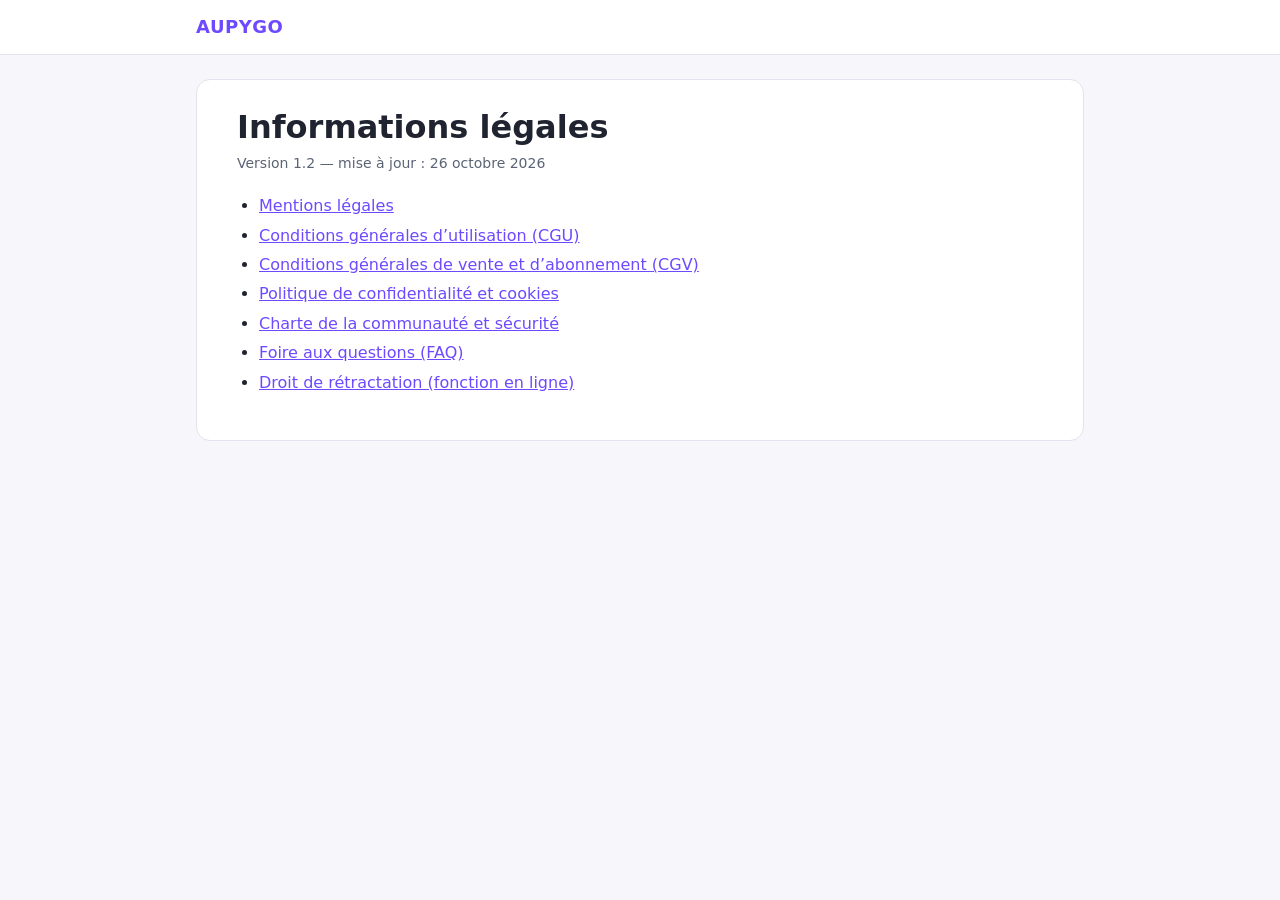
<file: legal/index.html>
<!DOCTYPE html>
<html lang="fr"><head><meta charset="UTF-8"><meta name="viewport" content="width=device-width, initial-scale=1">
<title>Informations légales — AUPYGO</title><link rel="icon" href="../favicon.svg" type="image/svg+xml"><link rel="stylesheet" href="legal.css">
<script>try{var th=localStorage.getItem('aupygo_theme');if(th==='dark'||th==='light')document.documentElement.setAttribute('data-theme',th);}catch(e){}</script></head>
<body>
<div id="draft-banner" hidden><b>0</b> champ(s) « À COMPLÉTER » : brouillon tant que <code>legal/legal-config.js</code> n’est pas rempli.</div>
<header class="top"><div class="top-in"><a class="brand" href="../index.html">AUPYGO</a></div></header>
<main><article class="doc">
<h1>Informations légales</h1>
<p class="meta">Version <span data-v="version"></span> — mise à jour : <span data-v="date_maj"></span></p>
<ul>
<li><a href="mentions-legales.html">Mentions légales</a></li>
<li><a href="cgu.html">Conditions générales d’utilisation (CGU)</a></li>
<li><a href="cgv.html">Conditions générales de vente et d’abonnement (CGV)</a></li>
<li><a href="confidentialite.html">Politique de confidentialité et cookies</a></li>
<li><a href="charte-communaute.html">Charte de la communauté et sécurité</a></li>
<li><a href="faq.html">Foire aux questions (FAQ)</a></li>
<li><a href="retractation.html">Droit de rétractation (fonction en ligne)</a></li>
</ul>
</article></main>
<script src="legal-config.js"></script><script src="legal.js"></script>
</body></html>
</file>
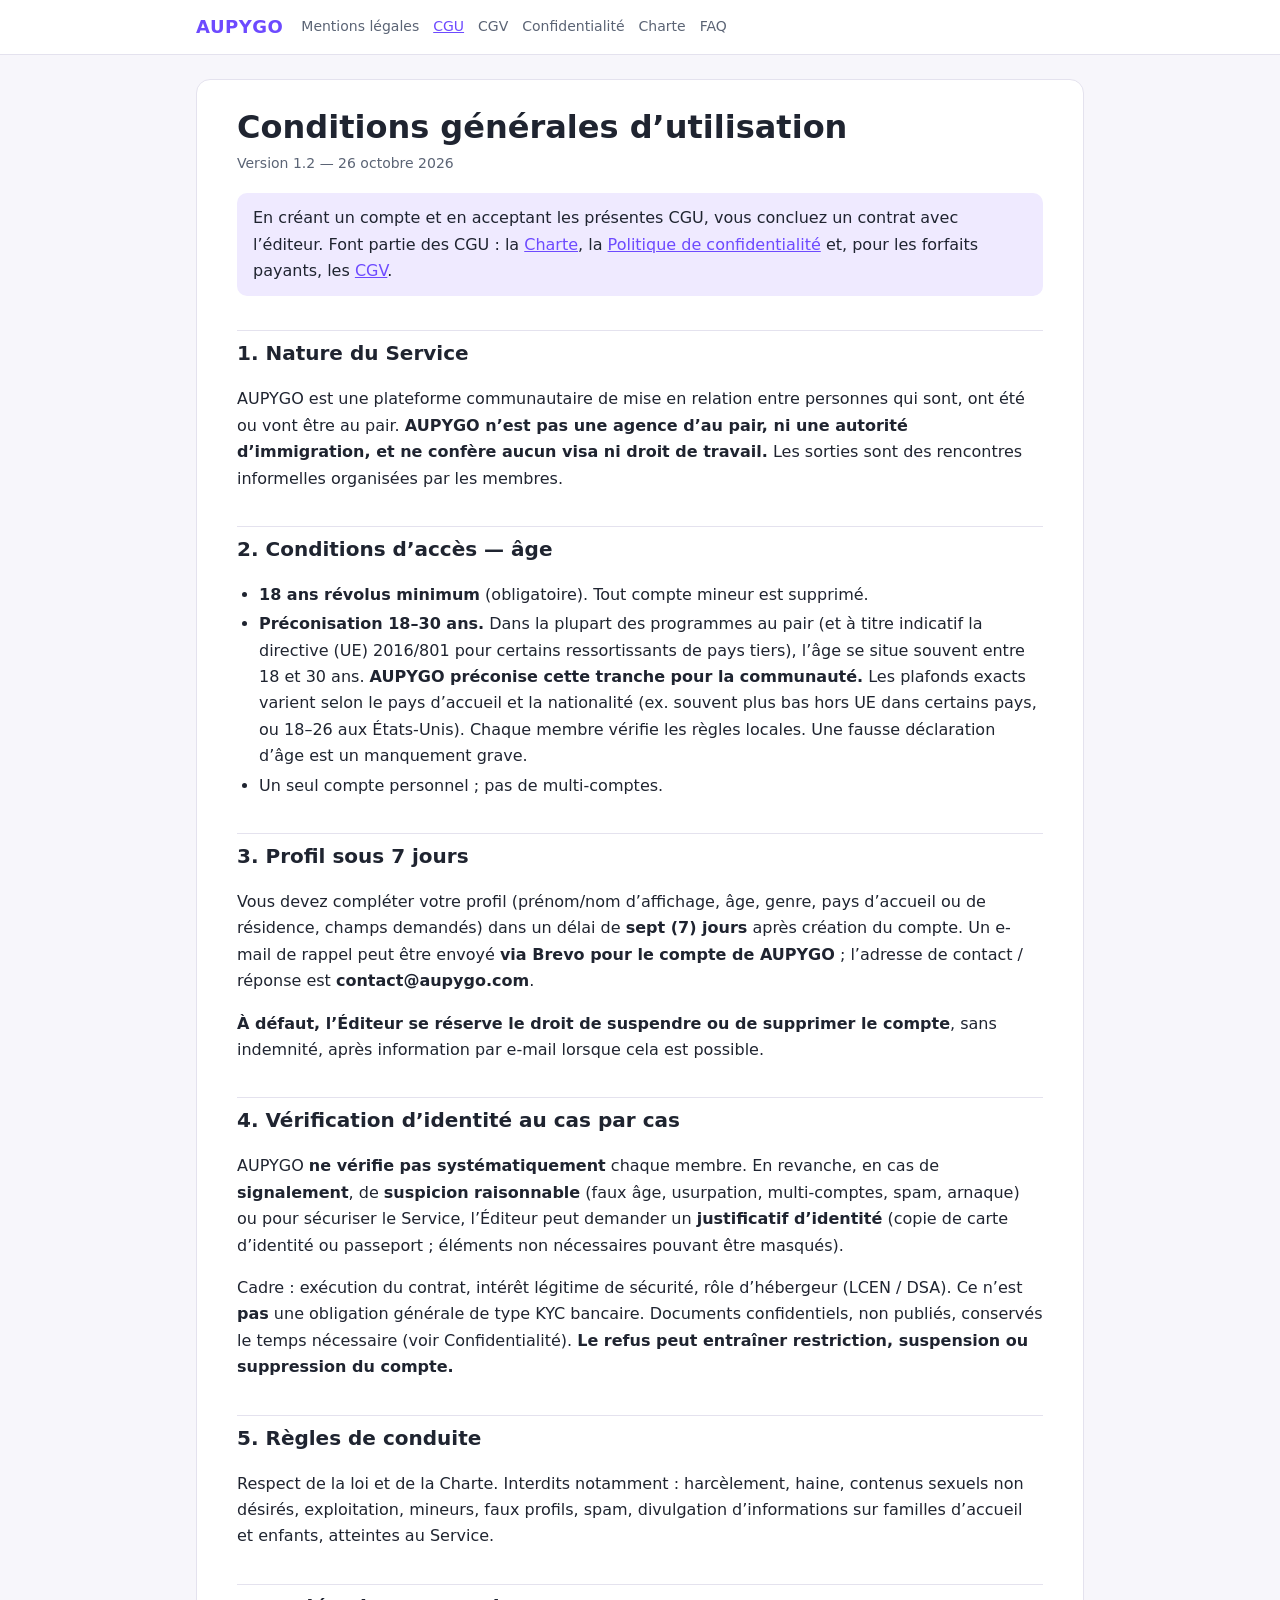
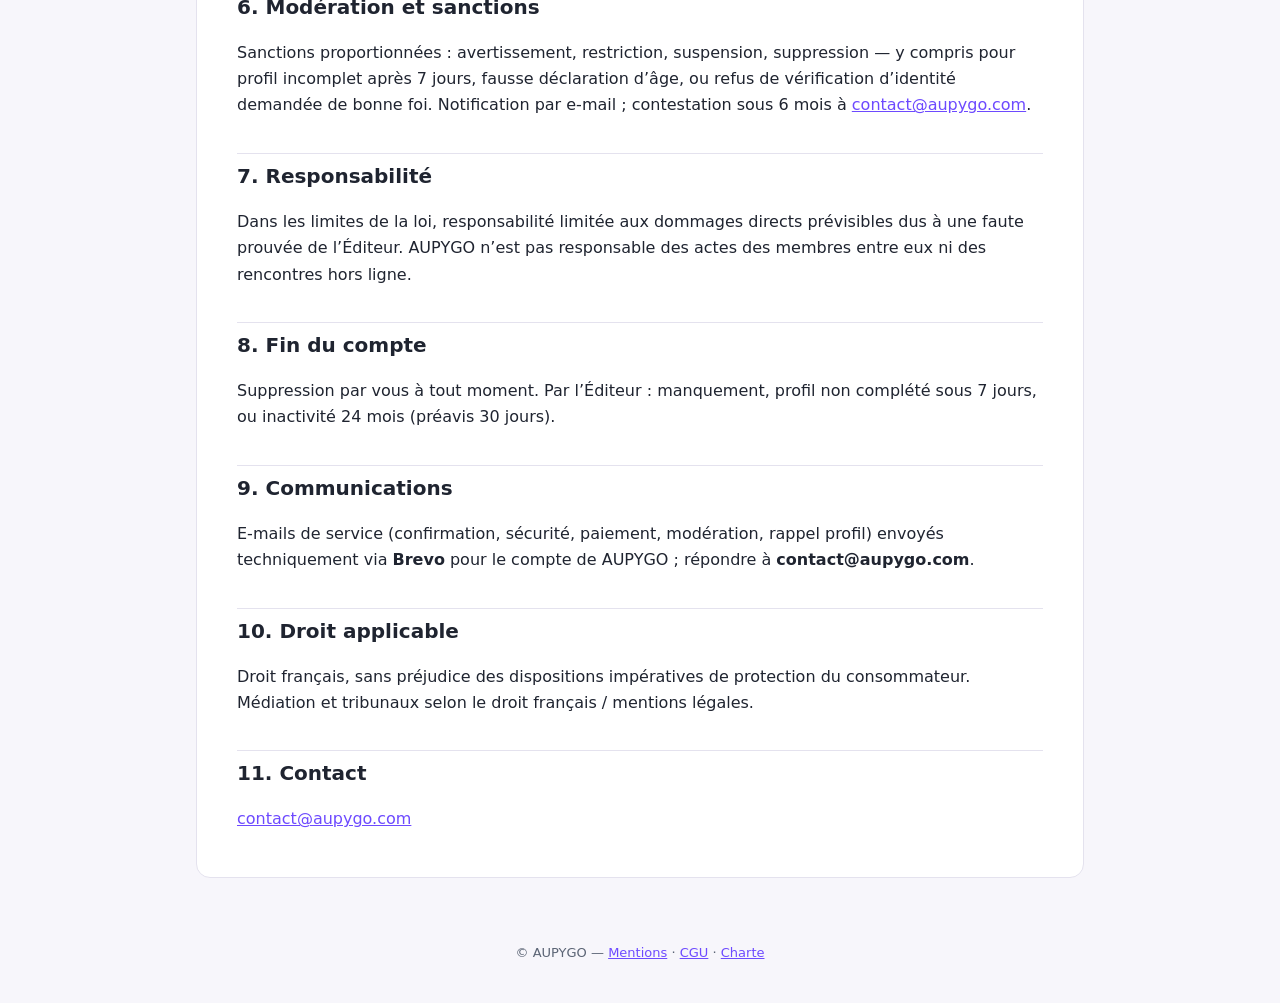
<file: legal/cgu.html>
<!DOCTYPE html>
<html lang="fr">
<head>
<meta charset="UTF-8">
<meta name="viewport" content="width=device-width, initial-scale=1">
<title>Conditions générales d’utilisation — AUPYGO</title>
<link rel="icon" href="../favicon.svg" type="image/svg+xml">
<link rel="stylesheet" href="legal.css">
<script>
try { var th = localStorage.getItem('aupygo_theme'); if (th === 'dark' || th === 'light') document.documentElement.setAttribute('data-theme', th); } catch (e) {}
</script>
</head>
<body>
<header class="top"><div class="top-in">
  <a class="brand" href="../index.html">AUPYGO</a>
  <nav><a href="mentions-legales.html">Mentions légales</a> <a href="cgu.html" aria-current="page">CGU</a> <a href="cgv.html">CGV</a> <a href="confidentialite.html">Confidentialité</a> <a href="charte-communaute.html">Charte</a> <a href="faq.html">FAQ</a></nav>
</div></header>
<main>
<article class="doc">
<h1>Conditions générales d’utilisation</h1>
<p class="meta">Version <span data-v="version"></span> — <span data-v="date_maj"></span></p>

<p class="lead">En créant un compte et en acceptant les présentes CGU, vous concluez un contrat avec l’éditeur. Font partie des CGU : la <a href="charte-communaute.html">Charte</a>, la <a href="confidentialite.html">Politique de confidentialité</a> et, pour les forfaits payants, les <a href="cgv.html">CGV</a>.</p>

<h2 id="nature">1. Nature du Service</h2>
<p>AUPYGO est une plateforme communautaire de mise en relation entre personnes qui sont, ont été ou vont être au pair. <strong>AUPYGO n’est pas une agence d’au pair, ni une autorité d’immigration, et ne confère aucun visa ni droit de travail.</strong> Les sorties sont des rencontres informelles organisées par les membres.</p>

<h2 id="acces">2. Conditions d’accès — âge</h2>
<ul>
<li><strong>18 ans révolus minimum</strong> (obligatoire). Tout compte mineur est supprimé.</li>
<li><strong>Préconisation 18–30 ans.</strong> Dans la plupart des programmes au pair (et à titre indicatif la directive (UE) 2016/801 pour certains ressortissants de pays tiers), l’âge se situe souvent entre 18 et 30 ans. <strong>AUPYGO préconise cette tranche pour la communauté.</strong> Les plafonds exacts varient selon le pays d’accueil et la nationalité (ex. souvent plus bas hors UE dans certains pays, ou 18–26 aux États-Unis). Chaque membre vérifie les règles locales. Une fausse déclaration d’âge est un manquement grave.</li>
<li>Un seul compte personnel ; pas de multi-comptes.</li>
</ul>

<h2 id="profil">3. Profil sous 7 jours</h2>
<p>Vous devez compléter votre profil (prénom/nom d’affichage, âge, genre, pays d’accueil ou de résidence, champs demandés) dans un délai de <strong>sept (7) jours</strong> après création du compte. Un e-mail de rappel peut être envoyé <strong>via Brevo pour le compte de AUPYGO</strong> ; l’adresse de contact / réponse est <strong>contact@aupygo.com</strong>.</p>
<p><strong>À défaut, l’Éditeur se réserve le droit de suspendre ou de supprimer le compte</strong>, sans indemnité, après information par e-mail lorsque cela est possible.</p>

<h2 id="identite">4. Vérification d’identité au cas par cas</h2>
<p>AUPYGO <strong>ne vérifie pas systématiquement</strong> chaque membre. En revanche, en cas de <strong>signalement</strong>, de <strong>suspicion raisonnable</strong> (faux âge, usurpation, multi-comptes, spam, arnaque) ou pour sécuriser le Service, l’Éditeur peut demander un <strong>justificatif d’identité</strong> (copie de carte d’identité ou passeport ; éléments non nécessaires pouvant être masqués).</p>
<p>Cadre : exécution du contrat, intérêt légitime de sécurité, rôle d’hébergeur (LCEN / DSA). Ce n’est <strong>pas</strong> une obligation générale de type KYC bancaire. Documents confidentiels, non publiés, conservés le temps nécessaire (voir Confidentialité). <strong>Le refus peut entraîner restriction, suspension ou suppression du compte.</strong></p>

<h2 id="conduite">5. Règles de conduite</h2>
<p>Respect de la loi et de la Charte. Interdits notamment : harcèlement, haine, contenus sexuels non désirés, exploitation, mineurs, faux profils, spam, divulgation d’informations sur familles d’accueil et enfants, atteintes au Service.</p>

<h2 id="moderation">6. Modération et sanctions</h2>
<p>Sanctions proportionnées : avertissement, restriction, suspension, suppression — y compris pour profil incomplet après 7 jours, fausse déclaration d’âge, ou refus de vérification d’identité demandée de bonne foi. Notification par e-mail ; contestation sous 6 mois à <a data-v="contact_email" data-mailto></a>.</p>

<h2 id="responsabilite">7. Responsabilité</h2>
<p>Dans les limites de la loi, responsabilité limitée aux dommages directs prévisibles dus à une faute prouvée de l’Éditeur. AUPYGO n’est pas responsable des actes des membres entre eux ni des rencontres hors ligne.</p>

<h2 id="fin">8. Fin du compte</h2>
<p>Suppression par vous à tout moment. Par l’Éditeur : manquement, profil non complété sous 7 jours, ou inactivité 24 mois (préavis 30 jours).</p>

<h2 id="communications">9. Communications</h2>
<p>E-mails de service (confirmation, sécurité, paiement, modération, rappel profil) envoyés techniquement via <strong>Brevo</strong> pour le compte de AUPYGO ; répondre à <strong>contact@aupygo.com</strong>.</p>

<h2 id="litiges">10. Droit applicable</h2>
<p>Droit français, sans préjudice des dispositions impératives de protection du consommateur. Médiation et tribunaux selon <span data-v="droit_applicable"></span> / mentions légales.</p>

<h2 id="contact">11. Contact</h2>
<p><a data-v="contact_email" data-mailto></a></p>

</article>
</main>
<footer class="legal-foot">© AUPYGO — <a href="mentions-legales.html">Mentions</a> · <a href="cgu.html">CGU</a> · <a href="charte-communaute.html">Charte</a></footer>
<script src="legal-config.js"></script>
<script src="legal.js"></script>
</body>
</html>
</file>
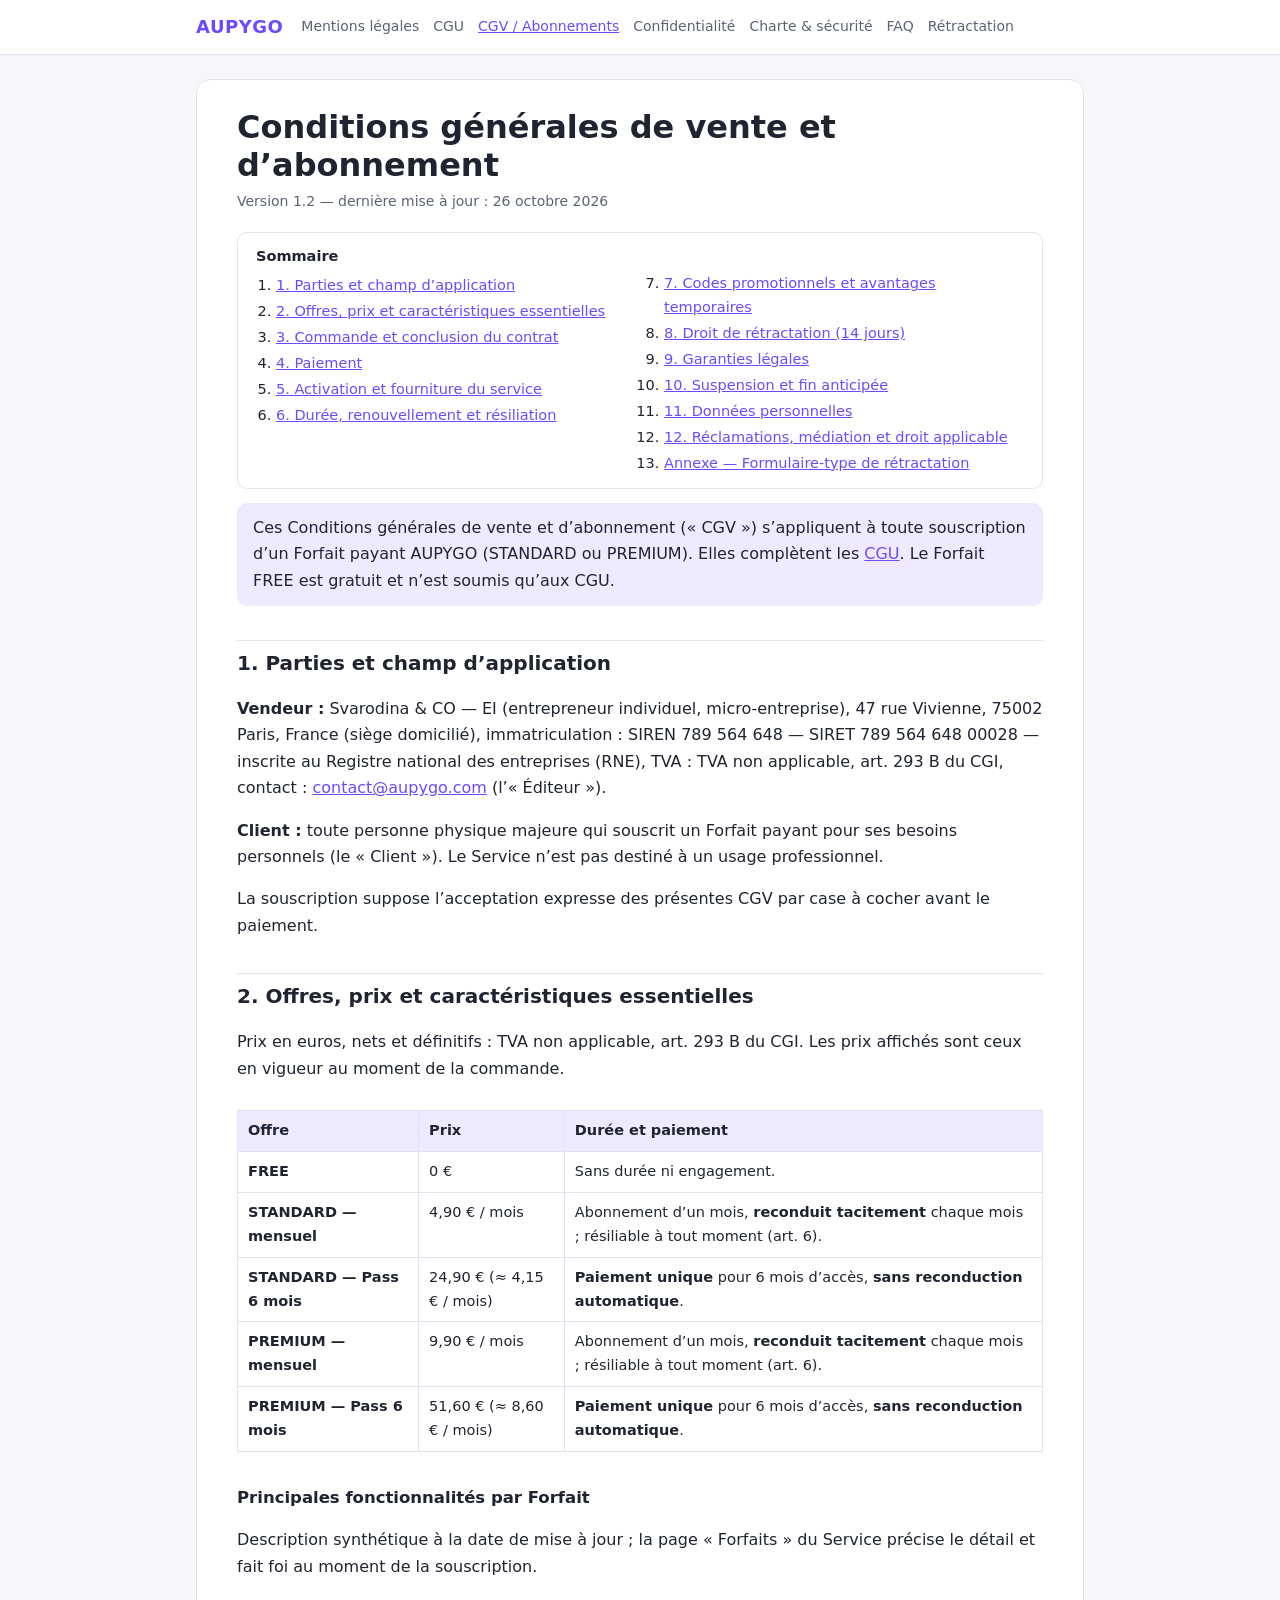
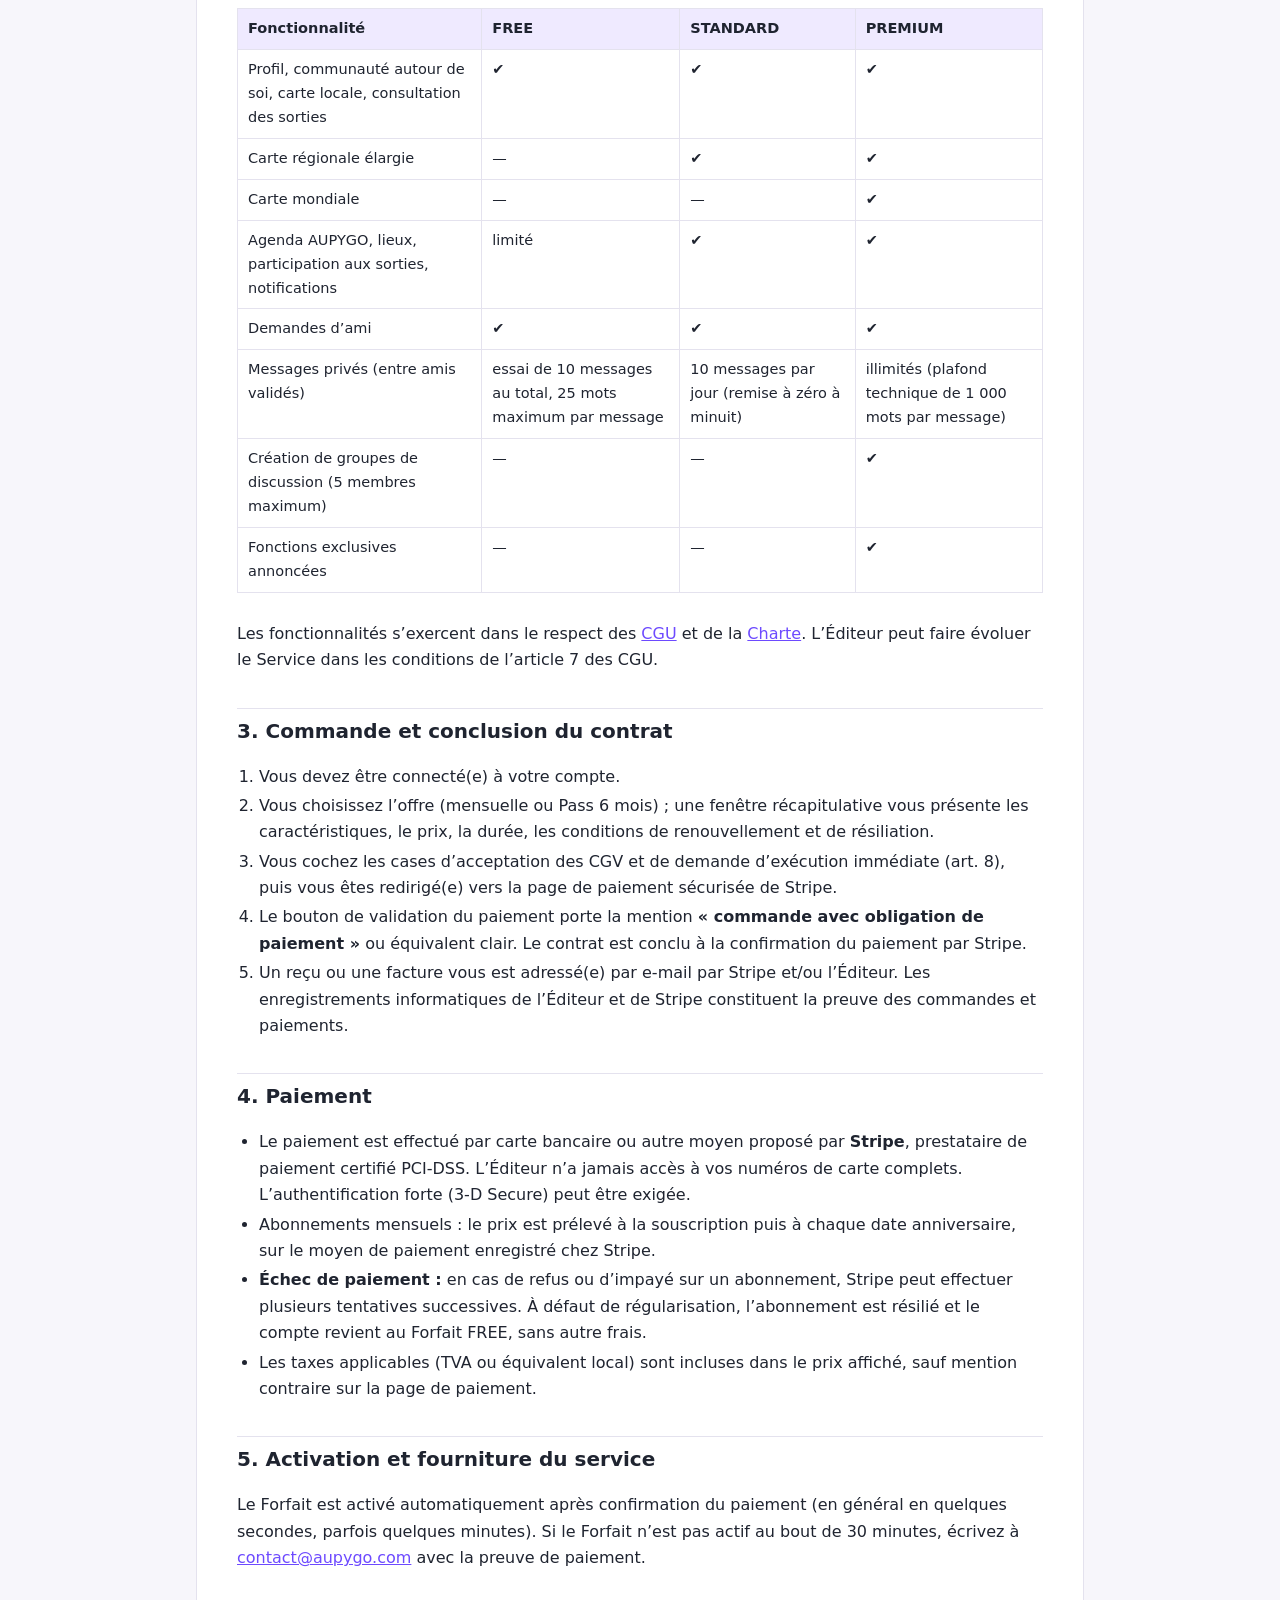
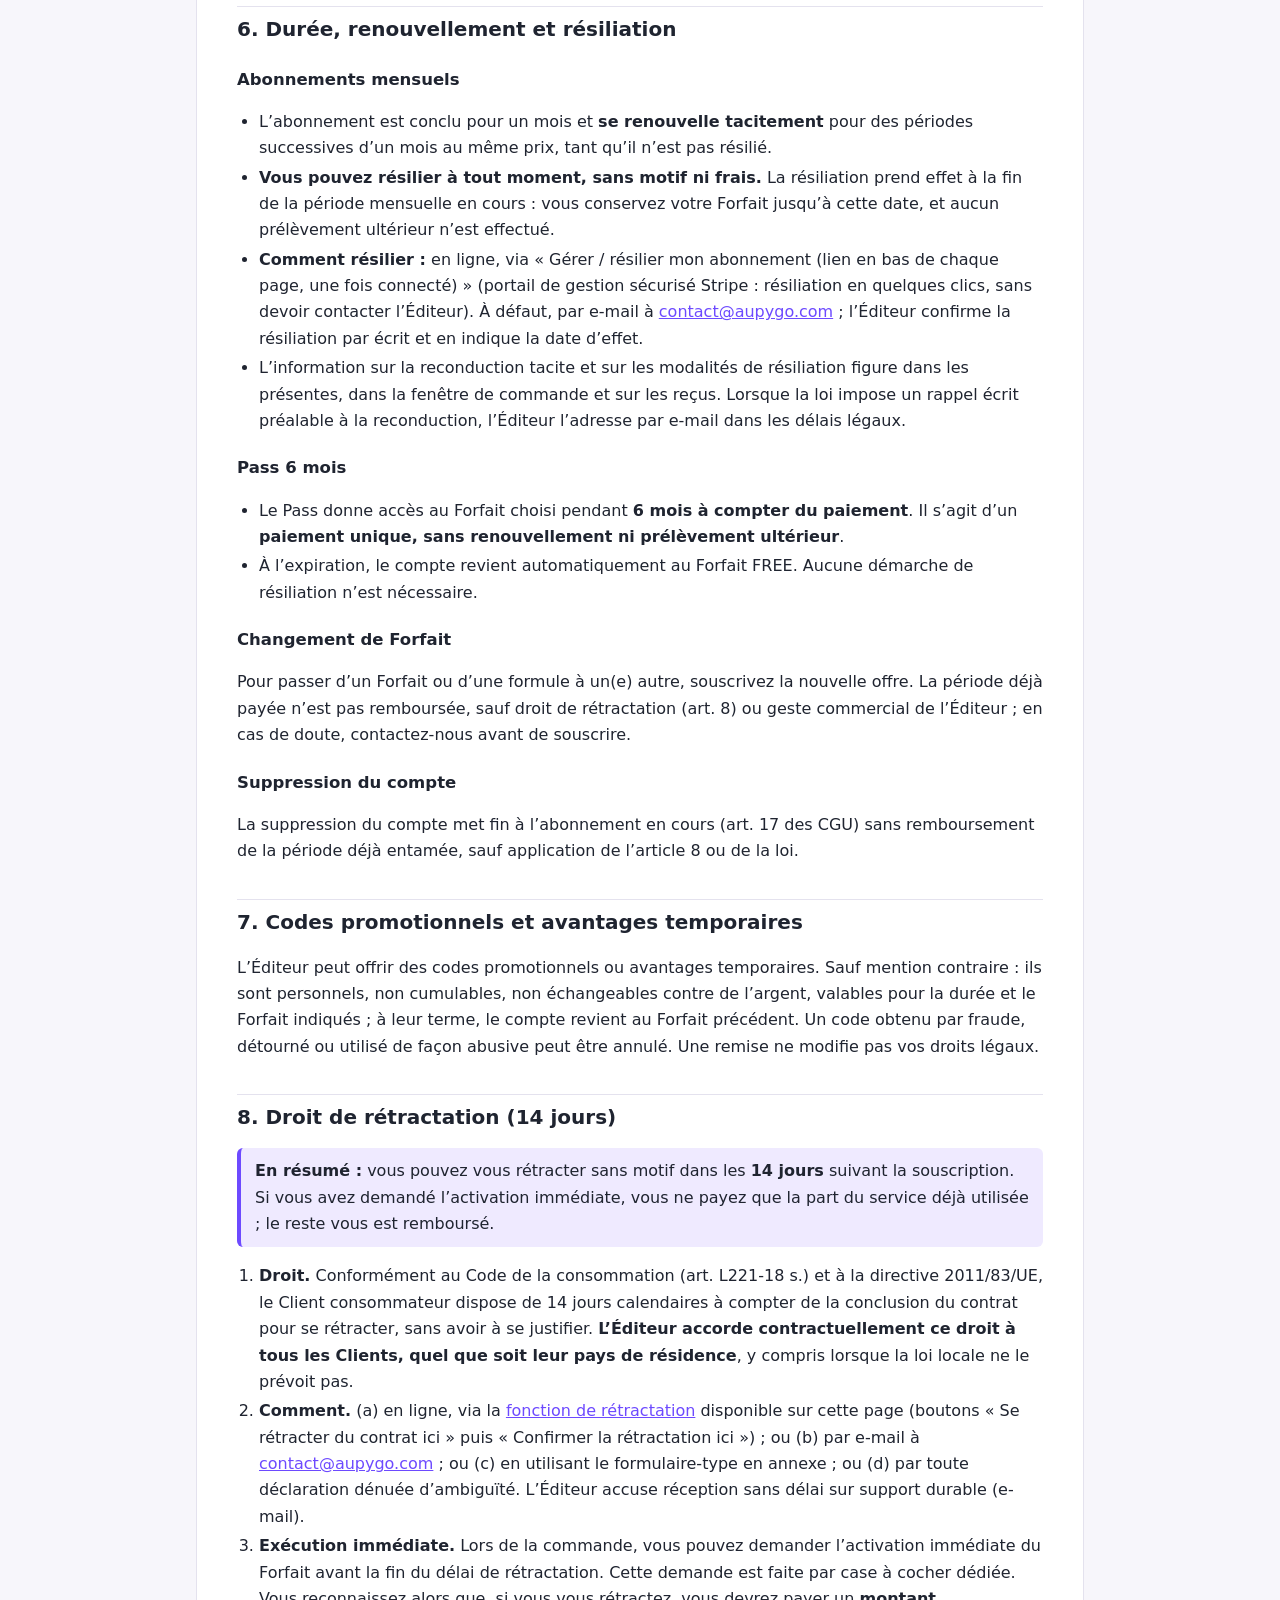
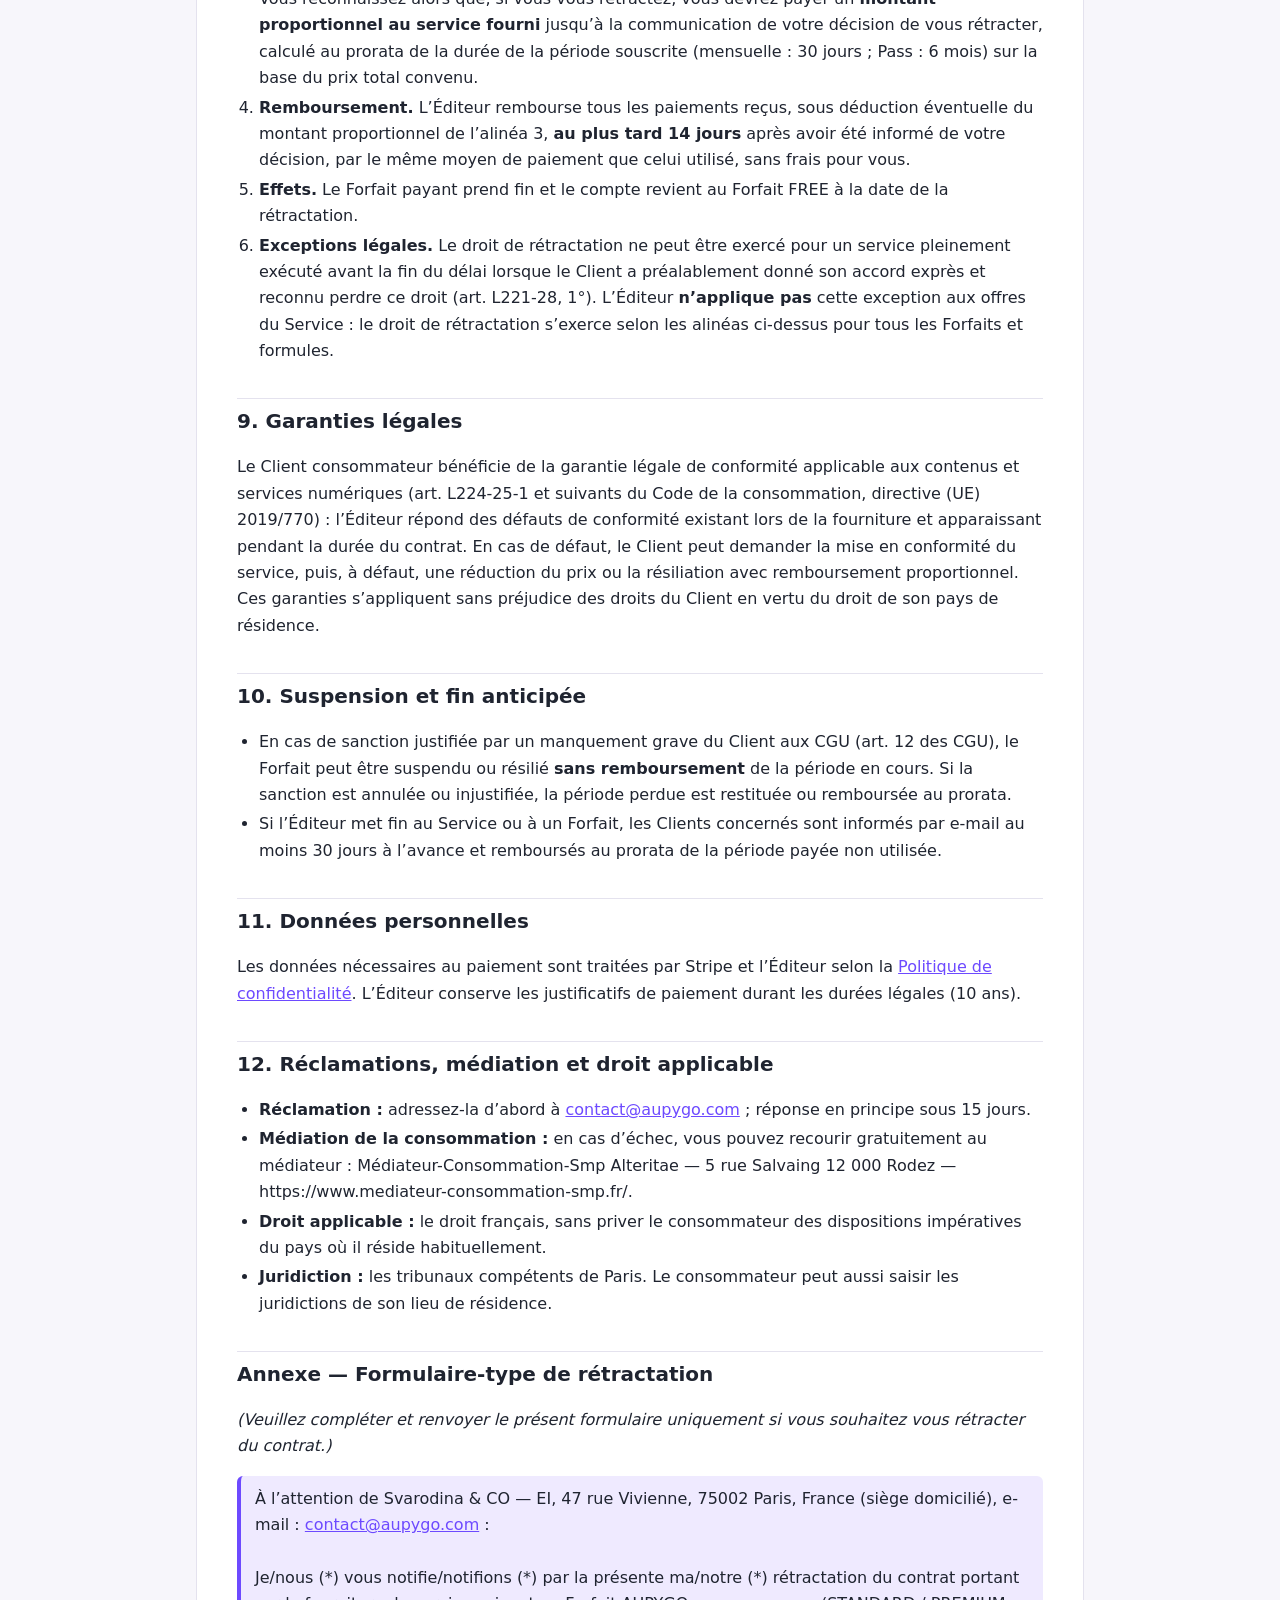
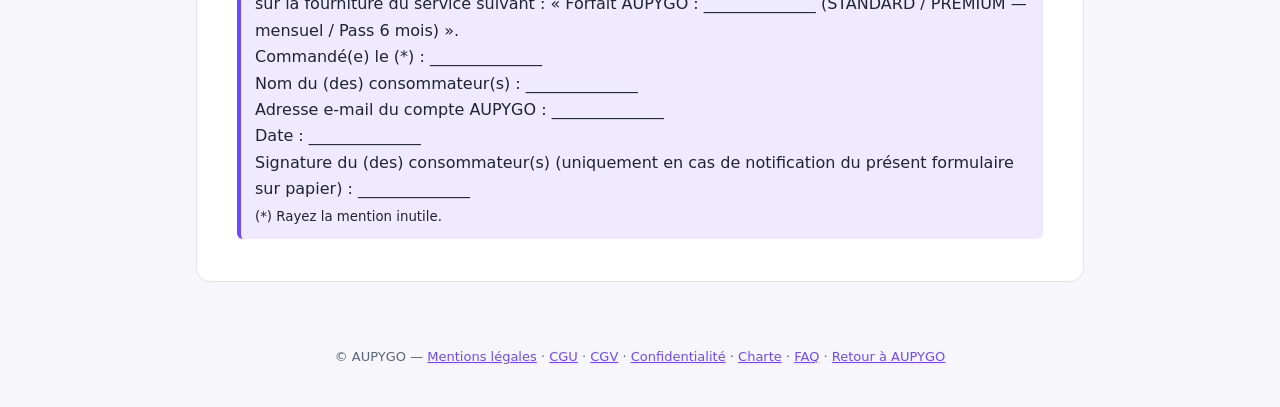
<file: legal/cgv.html>
<!DOCTYPE html>
<html lang="fr">
<head>
<meta charset="UTF-8">
<meta name="viewport" content="width=device-width, initial-scale=1">
<title>Conditions générales de vente et d’abonnement — AUPYGO</title>
<meta name="description" content="Conditions générales de vente et d’abonnement du service AUPYGO (aupygo.com).">
<link rel="icon" href="../favicon.svg" type="image/svg+xml">
<link rel="stylesheet" href="legal.css">
<script>
try { var th = localStorage.getItem('aupygo_theme'); if (th === 'dark' || th === 'light') document.documentElement.setAttribute('data-theme', th); } catch (e) {}
</script>
</head>
<body>
<div id="draft-banner" hidden><b>0</b> champ(s) « À COMPLÉTER » : ce document est un BROUILLON tant que <code>legal/legal-config.js</code> n’est pas rempli.</div>
<header class="top"><div class="top-in">
  <a class="brand" href="../index.html">AUPYGO</a>
  <nav aria-label="Documents juridiques"><a href="mentions-legales.html">Mentions légales</a> <a href="cgu.html">CGU</a> <a href="cgv.html" aria-current="page">CGV / Abonnements</a> <a href="confidentialite.html">Confidentialité</a> <a href="charte-communaute.html">Charte & sécurité</a> <a href="faq.html">FAQ</a> <a href="retractation.html">Rétractation</a></nav>
</div></header>
<main>
<article class="doc">
<h1>Conditions générales de vente et d’abonnement</h1>
<p class="meta">Version <span data-v="version"></span> — dernière mise à jour : <span data-v="date_maj"></span></p>
<nav class="toc" aria-label="Sommaire"><b>Sommaire</b><ol>
<li><a href="#parties">1. Parties et champ d’application</a></li>
<li><a href="#offres">2. Offres, prix et caractéristiques essentielles</a></li>
<li><a href="#commande">3. Commande et conclusion du contrat</a></li>
<li><a href="#paiement">4. Paiement</a></li>
<li><a href="#activation">5. Activation et fourniture du service</a></li>
<li><a href="#duree">6. Durée, renouvellement et résiliation</a></li>
<li><a href="#promo">7. Codes promotionnels et avantages temporaires</a></li>
<li><a href="#retractation">8. Droit de rétractation (14 jours)</a></li>
<li><a href="#garanties">9. Garanties légales</a></li>
<li><a href="#suspension">10. Suspension et fin anticipée</a></li>
<li><a href="#donnees">11. Données personnelles</a></li>
<li><a href="#litiges">12. Réclamations, médiation et droit applicable</a></li>
<li><a href="#annexe">Annexe — Formulaire-type de rétractation</a></li>
</ol></nav>
<p class="lead">Ces Conditions générales de vente et d’abonnement (« CGV ») s’appliquent à toute souscription d’un Forfait payant AUPYGO (STANDARD ou PREMIUM). Elles complètent les <a href="cgu.html">CGU</a>. Le Forfait FREE est gratuit et n’est soumis qu’aux CGU.</p>

<h2 id="parties">1. Parties et champ d’application</h2>
<p><strong>Vendeur :</strong> <span data-v="editeur_nom"></span> (<span data-v="editeur_forme"></span>), <span data-v="editeur_adresse"></span>, immatriculation : <span data-v="editeur_immatriculation"></span>, TVA : <span data-v="editeur_tva"></span>, contact : <a data-v="contact_email" data-mailto></a> (l’« Éditeur »).</p>
<p><strong>Client :</strong> toute personne physique majeure qui souscrit un Forfait payant pour ses besoins personnels (le « Client »). Le Service n’est pas destiné à un usage professionnel.</p>
<p>La souscription suppose l’acceptation expresse des présentes CGV par case à cocher avant le paiement.</p>

<h2 id="offres">2. Offres, prix et caractéristiques essentielles</h2>
<p>Prix en euros, <span data-v="mention_tva_prix"></span>. Les prix affichés sont ceux en vigueur au moment de la commande.</p>
<div class="tablewrap"><table>
<thead><tr><th>Offre</th><th>Prix</th><th>Durée et paiement</th></tr></thead>
<tbody>
<tr><td><strong>FREE</strong></td><td>0 €</td><td>Sans durée ni engagement.</td></tr>
<tr><td><strong>STANDARD — mensuel</strong></td><td>4,90 € / mois</td><td>Abonnement d’un mois, <strong>reconduit tacitement</strong> chaque mois ; résiliable à tout moment (art. 6).</td></tr>
<tr><td><strong>STANDARD — Pass 6 mois</strong></td><td>24,90 € (≈ 4,15 € / mois)</td><td><strong>Paiement unique</strong> pour 6 mois d’accès, <strong>sans reconduction automatique</strong>.</td></tr>
<tr><td><strong>PREMIUM — mensuel</strong></td><td>9,90 € / mois</td><td>Abonnement d’un mois, <strong>reconduit tacitement</strong> chaque mois ; résiliable à tout moment (art. 6).</td></tr>
<tr><td><strong>PREMIUM — Pass 6 mois</strong></td><td>51,60 € (≈ 8,60 € / mois)</td><td><strong>Paiement unique</strong> pour 6 mois d’accès, <strong>sans reconduction automatique</strong>.</td></tr>
</tbody></table></div>

<h3>Principales fonctionnalités par Forfait</h3>
<p>Description synthétique à la date de mise à jour ; la page « Forfaits » du Service précise le détail et fait foi au moment de la souscription.</p>
<div class="tablewrap"><table>
<thead><tr><th>Fonctionnalité</th><th>FREE</th><th>STANDARD</th><th>PREMIUM</th></tr></thead>
<tbody>
<tr><td>Profil, communauté autour de soi, carte locale, consultation des sorties</td><td>✔</td><td>✔</td><td>✔</td></tr>
<tr><td>Carte régionale élargie</td><td>—</td><td>✔</td><td>✔</td></tr>
<tr><td>Carte mondiale</td><td>—</td><td>—</td><td>✔</td></tr>
<tr><td>Agenda AUPYGO, lieux, participation aux sorties, notifications</td><td>limité</td><td>✔</td><td>✔</td></tr>
<tr><td>Demandes d’ami</td><td>✔</td><td>✔</td><td>✔</td></tr>
<tr><td>Messages privés (entre amis validés)</td><td>essai de 10 messages au total, 25 mots maximum par message</td><td>10 messages par jour (remise à zéro à minuit)</td><td>illimités (plafond technique de 1 000 mots par message)</td></tr>
<tr><td>Création de groupes de discussion (5 membres maximum)</td><td>—</td><td>—</td><td>✔</td></tr>
<tr><td>Fonctions exclusives annoncées</td><td>—</td><td>—</td><td>✔</td></tr>
</tbody></table></div>
<p>Les fonctionnalités s’exercent dans le respect des <a href="cgu.html">CGU</a> et de la <a href="charte-communaute.html">Charte</a>. L’Éditeur peut faire évoluer le Service dans les conditions de l’article 7 des CGU.</p>

<h2 id="commande">3. Commande et conclusion du contrat</h2>
<ol>
<li>Vous devez être connecté(e) à votre compte.</li>
<li>Vous choisissez l’offre (mensuelle ou Pass 6 mois) ; une fenêtre récapitulative vous présente les caractéristiques, le prix, la durée, les conditions de renouvellement et de résiliation.</li>
<li>Vous cochez les cases d’acceptation des CGV et de demande d’exécution immédiate (art. 8), puis vous êtes redirigé(e) vers la page de paiement sécurisée de Stripe.</li>
<li>Le bouton de validation du paiement porte la mention <strong>« commande avec obligation de paiement »</strong> ou équivalent clair. Le contrat est conclu à la confirmation du paiement par Stripe.</li>
<li>Un reçu ou une facture vous est adressé(e) par e-mail par Stripe et/ou l’Éditeur. Les enregistrements informatiques de l’Éditeur et de Stripe constituent la preuve des commandes et paiements.</li>
</ol>

<h2 id="paiement">4. Paiement</h2>
<ul>
<li>Le paiement est effectué par carte bancaire ou autre moyen proposé par <strong>Stripe</strong>, prestataire de paiement certifié PCI-DSS. L’Éditeur n’a jamais accès à vos numéros de carte complets. L’authentification forte (3-D Secure) peut être exigée.</li>
<li>Abonnements mensuels : le prix est prélevé à la souscription puis à chaque date anniversaire, sur le moyen de paiement enregistré chez Stripe.</li>
<li><strong>Échec de paiement :</strong> en cas de refus ou d’impayé sur un abonnement, Stripe peut effectuer plusieurs tentatives successives. À défaut de régularisation, l’abonnement est résilié et le compte revient au Forfait FREE, sans autre frais.</li>
<li>Les taxes applicables (TVA ou équivalent local) sont incluses dans le prix affiché, sauf mention contraire sur la page de paiement.</li>
</ul>

<h2 id="activation">5. Activation et fourniture du service</h2>
<p>Le Forfait est activé automatiquement après confirmation du paiement (en général en quelques secondes, parfois quelques minutes). Si le Forfait n’est pas actif au bout de 30 minutes, écrivez à <a data-v="contact_email" data-mailto></a> avec la preuve de paiement.</p>

<h2 id="duree">6. Durée, renouvellement et résiliation</h2>
<h3>Abonnements mensuels</h3>
<ul>
<li>L’abonnement est conclu pour un mois et <strong>se renouvelle tacitement</strong> pour des périodes successives d’un mois au même prix, tant qu’il n’est pas résilié.</li>
<li><strong>Vous pouvez résilier à tout moment, sans motif ni frais.</strong> La résiliation prend effet à la fin de la période mensuelle en cours : vous conservez votre Forfait jusqu’à cette date, et aucun prélèvement ultérieur n’est effectué.</li>
<li><strong>Comment résilier :</strong> en ligne, via « <span data-v="chemin_resiliation"></span> » (portail de gestion sécurisé Stripe : résiliation en quelques clics, sans devoir contacter l’Éditeur). À défaut, par e-mail à <a data-v="contact_email" data-mailto></a> ; l’Éditeur confirme la résiliation par écrit et en indique la date d’effet.</li>
<li>L’information sur la reconduction tacite et sur les modalités de résiliation figure dans les présentes, dans la fenêtre de commande et sur les reçus. Lorsque la loi impose un rappel écrit préalable à la reconduction, l’Éditeur l’adresse par e-mail dans les délais légaux.</li>
</ul>
<h3>Pass 6 mois</h3>
<ul>
<li>Le Pass donne accès au Forfait choisi pendant <strong>6 mois à compter du paiement</strong>. Il s’agit d’un <strong>paiement unique, sans renouvellement ni prélèvement ultérieur</strong>.</li>
<li>À l’expiration, le compte revient automatiquement au Forfait FREE. Aucune démarche de résiliation n’est nécessaire.</li>
</ul>
<h3>Changement de Forfait</h3>
<p>Pour passer d’un Forfait ou d’une formule à un(e) autre, souscrivez la nouvelle offre. La période déjà payée n’est pas remboursée, sauf droit de rétractation (art. 8) ou geste commercial de l’Éditeur ; en cas de doute, contactez-nous avant de souscrire.</p>
<h3>Suppression du compte</h3>
<p>La suppression du compte met fin à l’abonnement en cours (art. 17 des CGU) sans remboursement de la période déjà entamée, sauf application de l’article 8 ou de la loi.</p>

<h2 id="promo">7. Codes promotionnels et avantages temporaires</h2>
<p>L’Éditeur peut offrir des codes promotionnels ou avantages temporaires. Sauf mention contraire : ils sont personnels, non cumulables, non échangeables contre de l’argent, valables pour la durée et le Forfait indiqués ; à leur terme, le compte revient au Forfait précédent. Un code obtenu par fraude, détourné ou utilisé de façon abusive peut être annulé. Une remise ne modifie pas vos droits légaux.</p>

<h2 id="retractation">8. Droit de rétractation (14 jours)</h2>
<div class="note"><strong>En résumé :</strong> vous pouvez vous rétracter sans motif dans les <strong>14 jours</strong> suivant la souscription. Si vous avez demandé l’activation immédiate, vous ne payez que la part du service déjà utilisée ; le reste vous est remboursé.</div>
<ol>
<li><strong>Droit.</strong> Conformément au Code de la consommation (art. L221-18 s.) et à la directive 2011/83/UE, le Client consommateur dispose de 14 jours calendaires à compter de la conclusion du contrat pour se rétracter, sans avoir à se justifier. <strong>L’Éditeur accorde contractuellement ce droit à tous les Clients, quel que soit leur pays de résidence</strong>, y compris lorsque la loi locale ne le prévoit pas.</li>
<li><strong>Comment.</strong> (a) en ligne, via la <a href="retractation.html">fonction de rétractation</a> disponible sur cette page (boutons « Se rétracter du contrat ici » puis « Confirmer la rétractation ici ») ; ou (b) par e-mail à <a data-v="contact_email" data-mailto></a> ; ou (c) en utilisant le formulaire-type en annexe ; ou (d) par toute déclaration dénuée d’ambiguïté. L’Éditeur accuse réception sans délai sur support durable (e-mail).</li>
<li><strong>Exécution immédiate.</strong> Lors de la commande, vous pouvez demander l’activation immédiate du Forfait avant la fin du délai de rétractation. Cette demande est faite par case à cocher dédiée. Vous reconnaissez alors que, si vous vous rétractez, vous devrez payer un <strong>montant proportionnel au service fourni</strong> jusqu’à la communication de votre décision de vous rétracter, calculé au prorata de la durée de la période souscrite (mensuelle : 30 jours ; Pass : 6 mois) sur la base du prix total convenu.</li>
<li><strong>Remboursement.</strong> L’Éditeur rembourse tous les paiements reçus, sous déduction éventuelle du montant proportionnel de l’alinéa 3, <strong>au plus tard 14 jours</strong> après avoir été informé de votre décision, par le même moyen de paiement que celui utilisé, sans frais pour vous.</li>
<li><strong>Effets.</strong> Le Forfait payant prend fin et le compte revient au Forfait FREE à la date de la rétractation.</li>
<li><strong>Exceptions légales.</strong> Le droit de rétractation ne peut être exercé pour un service pleinement exécuté avant la fin du délai lorsque le Client a préalablement donné son accord exprès et reconnu perdre ce droit (art. L221-28, 1°). L’Éditeur <strong>n’applique pas</strong> cette exception aux offres du Service : le droit de rétractation s’exerce selon les alinéas ci-dessus pour tous les Forfaits et formules.</li>
</ol>

<h2 id="garanties">9. Garanties légales</h2>
<p>Le Client consommateur bénéficie de la garantie légale de conformité applicable aux contenus et services numériques (art. L224-25-1 et suivants du Code de la consommation, directive (UE) 2019/770) : l’Éditeur répond des défauts de conformité existant lors de la fourniture et apparaissant pendant la durée du contrat. En cas de défaut, le Client peut demander la mise en conformité du service, puis, à défaut, une réduction du prix ou la résiliation avec remboursement proportionnel. Ces garanties s’appliquent sans préjudice des droits du Client en vertu du droit de son pays de résidence.</p>

<h2 id="suspension">10. Suspension et fin anticipée</h2>
<ul>
<li>En cas de sanction justifiée par un manquement grave du Client aux CGU (art. 12 des CGU), le Forfait peut être suspendu ou résilié <strong>sans remboursement</strong> de la période en cours. Si la sanction est annulée ou injustifiée, la période perdue est restituée ou remboursée au prorata.</li>
<li>Si l’Éditeur met fin au Service ou à un Forfait, les Clients concernés sont informés par e-mail au moins 30 jours à l’avance et remboursés au prorata de la période payée non utilisée.</li>
</ul>

<h2 id="donnees">11. Données personnelles</h2>
<p>Les données nécessaires au paiement sont traitées par Stripe et l’Éditeur selon la <a href="confidentialite.html">Politique de confidentialité</a>. L’Éditeur conserve les justificatifs de paiement durant les durées légales (10 ans).</p>

<h2 id="litiges">12. Réclamations, médiation et droit applicable</h2>
<ul>
<li><strong>Réclamation :</strong> adressez-la d’abord à <a data-v="contact_email" data-mailto></a> ; réponse en principe sous 15 jours.</li>
<li><strong>Médiation de la consommation :</strong> en cas d’échec, vous pouvez recourir gratuitement au médiateur : <span data-v="mediateur_nom"></span> — <span data-v="mediateur_adresse"></span> — <span data-v="mediateur_site"></span>.</li>
<li><strong>Droit applicable :</strong> <span data-v="droit_applicable"></span>, sans priver le consommateur des dispositions impératives du pays où il réside habituellement.</li>
<li><strong>Juridiction :</strong> <span data-v="tribunaux"></span>. Le consommateur peut aussi saisir les juridictions de son lieu de résidence.</li>
</ul>

<h2 id="annexe">Annexe — Formulaire-type de rétractation</h2>
<p><em>(Veuillez compléter et renvoyer le présent formulaire uniquement si vous souhaitez vous rétracter du contrat.)</em></p>
<div class="note">
À l’attention de <span data-v="editeur_nom"></span>, <span data-v="editeur_adresse"></span>, e-mail : <a data-v="contact_email" data-mailto></a> :<br><br>
Je/nous (*) vous notifie/notifions (*) par la présente ma/notre (*) rétractation du contrat portant sur la fourniture du service suivant : « Forfait AUPYGO : ______________ (STANDARD / PREMIUM — mensuel / Pass 6 mois) ».<br>
Commandé(e) le (*) : ______________<br>
Nom du (des) consommateur(s) : ______________<br>
Adresse e-mail du compte AUPYGO : ______________<br>
Date : ______________<br>
Signature du (des) consommateur(s) (uniquement en cas de notification du présent formulaire sur papier) : ______________<br>
<small>(*) Rayez la mention inutile.</small>
</div>

</article>
</main>
<footer class="legal-foot">© AUPYGO — <a href="mentions-legales.html">Mentions légales</a> · <a href="cgu.html">CGU</a> · <a href="cgv.html">CGV</a> · <a href="confidentialite.html">Confidentialité</a> · <a href="charte-communaute.html">Charte</a> · <a href="faq.html">FAQ</a> · <a href="../index.html">Retour à AUPYGO</a></footer>
<script src="legal-config.js"></script>
<script src="legal.js"></script>

</body>
</html>
</file>
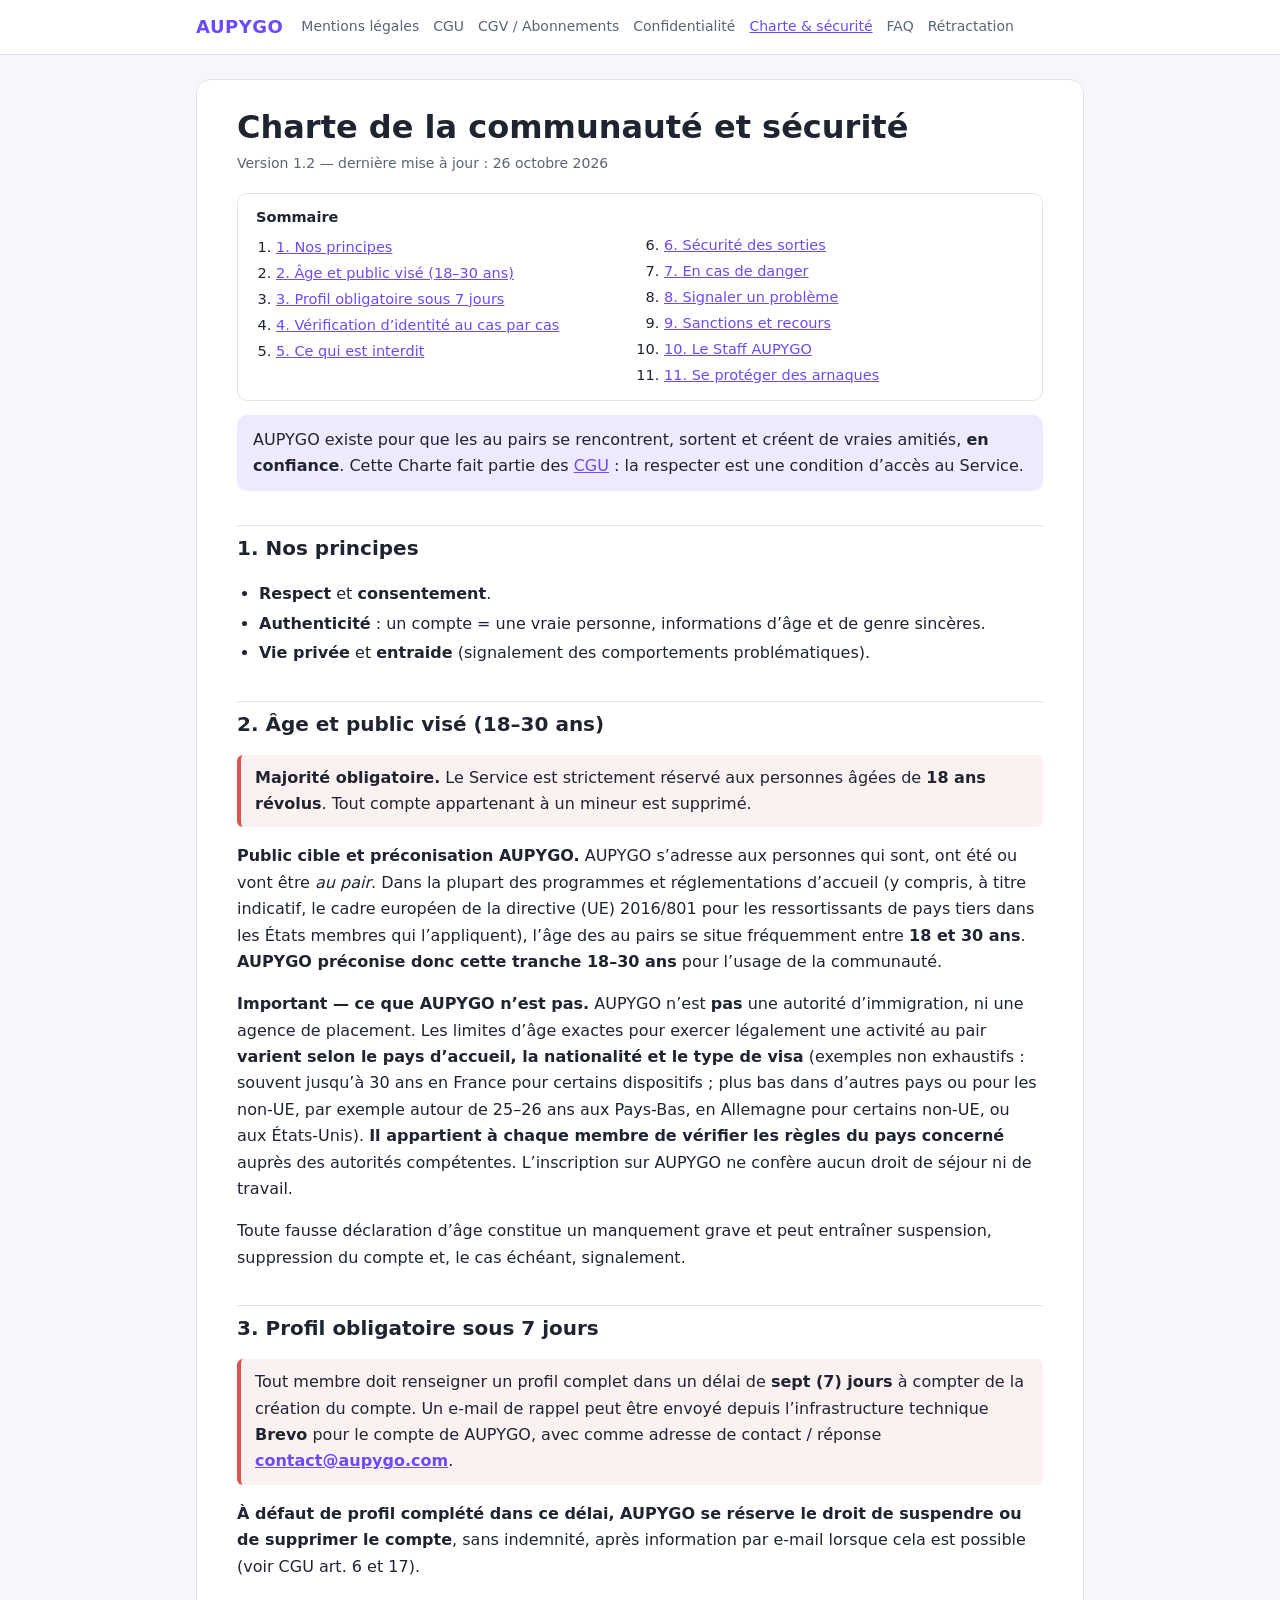
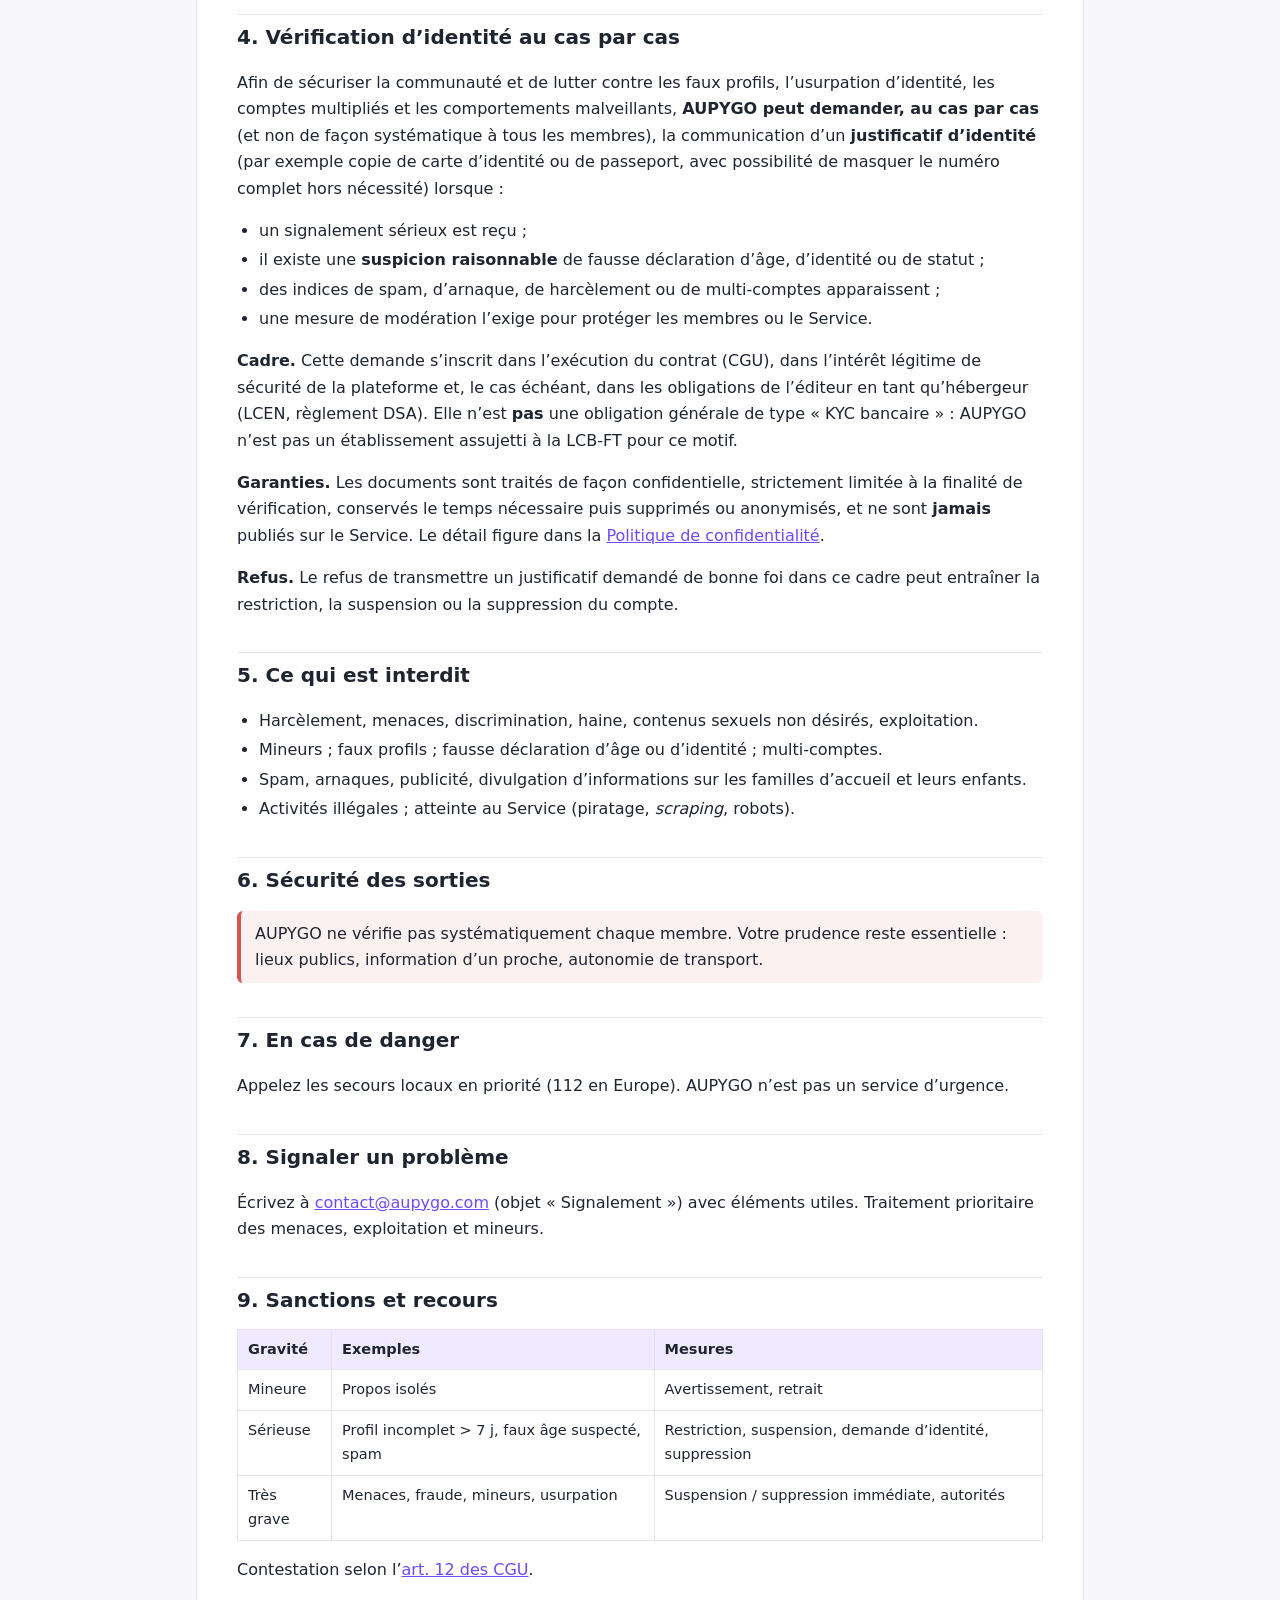
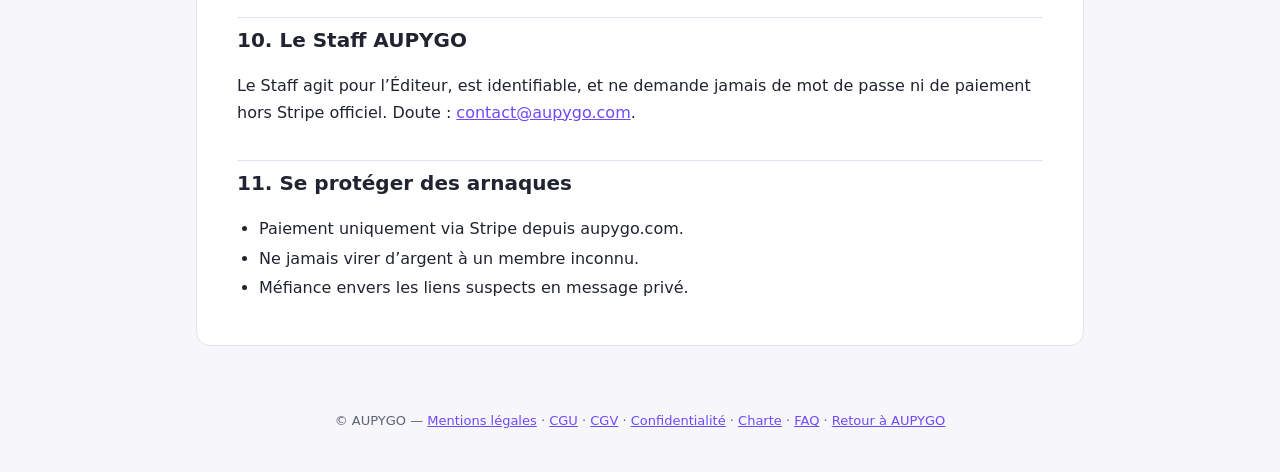
<file: legal/charte-communaute.html>
<!DOCTYPE html>
<html lang="fr">
<head>
<meta charset="UTF-8">
<meta name="viewport" content="width=device-width, initial-scale=1">
<title>Charte de la communauté et sécurité — AUPYGO</title>
<meta name="description" content="Charte de la communauté et sécurité du service AUPYGO (aupygo.com).">
<link rel="icon" href="../favicon.svg" type="image/svg+xml">
<link rel="stylesheet" href="legal.css">
<script>
try { var th = localStorage.getItem('aupygo_theme'); if (th === 'dark' || th === 'light') document.documentElement.setAttribute('data-theme', th); } catch (e) {}
</script>
</head>
<body>
<div id="draft-banner" hidden><b>0</b> champ(s) « À COMPLÉTER » : ce document est un BROUILLON tant que <code>legal/legal-config.js</code> n’est pas rempli.</div>
<header class="top"><div class="top-in">
  <a class="brand" href="../index.html">AUPYGO</a>
  <nav aria-label="Documents juridiques"><a href="mentions-legales.html">Mentions légales</a> <a href="cgu.html">CGU</a> <a href="cgv.html">CGV / Abonnements</a> <a href="confidentialite.html">Confidentialité</a> <a href="charte-communaute.html" aria-current="page">Charte & sécurité</a> <a href="faq.html">FAQ</a> <a href="retractation.html">Rétractation</a></nav>
</div></header>
<main>
<article class="doc">
<h1>Charte de la communauté et sécurité</h1>
<p class="meta">Version <span data-v="version"></span> — dernière mise à jour : <span data-v="date_maj"></span></p>
<nav class="toc" aria-label="Sommaire"><b>Sommaire</b><ol>
<li><a href="#principes">1. Nos principes</a></li>
<li><a href="#age">2. Âge et public visé (18–30 ans)</a></li>
<li><a href="#profil7j">3. Profil obligatoire sous 7 jours</a></li>
<li><a href="#identite">4. Vérification d’identité au cas par cas</a></li>
<li><a href="#interdits">5. Ce qui est interdit</a></li>
<li><a href="#securite">6. Sécurité des sorties</a></li>
<li><a href="#urgence">7. En cas de danger</a></li>
<li><a href="#signalement">8. Signaler un problème</a></li>
<li><a href="#sanctions">9. Sanctions et recours</a></li>
<li><a href="#staff">10. Le Staff AUPYGO</a></li>
<li><a href="#arnaques">11. Se protéger des arnaques</a></li>
</ol></nav>
<p class="lead">AUPYGO existe pour que les au pairs se rencontrent, sortent et créent de vraies amitiés, <strong>en confiance</strong>. Cette Charte fait partie des <a href="cgu.html">CGU</a> : la respecter est une condition d’accès au Service.</p>

<h2 id="principes">1. Nos principes</h2>
<ul>
<li><strong>Respect</strong> et <strong>consentement</strong>.</li>
<li><strong>Authenticité</strong> : un compte = une vraie personne, informations d’âge et de genre sincères.</li>
<li><strong>Vie privée</strong> et <strong>entraide</strong> (signalement des comportements problématiques).</li>
</ul>

<h2 id="age">2. Âge et public visé (18–30 ans)</h2>
<div class="important">
<strong>Majorité obligatoire.</strong> Le Service est strictement réservé aux personnes âgées de <strong>18 ans révolus</strong>. Tout compte appartenant à un mineur est supprimé.
</div>
<p><strong>Public cible et préconisation AUPYGO.</strong> AUPYGO s’adresse aux personnes qui sont, ont été ou vont être <em>au pair</em>. Dans la plupart des programmes et réglementations d’accueil (y compris, à titre indicatif, le cadre européen de la directive (UE) 2016/801 pour les ressortissants de pays tiers dans les États membres qui l’appliquent), l’âge des au pairs se situe fréquemment entre <strong>18 et 30 ans</strong>. <strong>AUPYGO préconise donc cette tranche 18–30 ans</strong> pour l’usage de la communauté.</p>
<p><strong>Important — ce que AUPYGO n’est pas.</strong> AUPYGO n’est <strong>pas</strong> une autorité d’immigration, ni une agence de placement. Les limites d’âge exactes pour exercer légalement une activité au pair <strong>varient selon le pays d’accueil, la nationalité et le type de visa</strong> (exemples non exhaustifs : souvent jusqu’à 30 ans en France pour certains dispositifs ; plus bas dans d’autres pays ou pour les non-UE, par exemple autour de 25–26 ans aux Pays-Bas, en Allemagne pour certains non-UE, ou aux États-Unis). <strong>Il appartient à chaque membre de vérifier les règles du pays concerné</strong> auprès des autorités compétentes. L’inscription sur AUPYGO ne confère aucun droit de séjour ni de travail.</p>
<p>Toute fausse déclaration d’âge constitue un manquement grave et peut entraîner suspension, suppression du compte et, le cas échéant, signalement.</p>

<h2 id="profil7j">3. Profil obligatoire sous 7 jours</h2>
<div class="important">
Tout membre doit renseigner un profil complet dans un délai de <strong>sept (7) jours</strong> à compter de la création du compte. Un e-mail de rappel peut être envoyé depuis l’infrastructure technique <strong>Brevo</strong> pour le compte de AUPYGO, avec comme adresse de contact / réponse <strong><a data-v="contact_email" data-mailto></a></strong>.
</div>
<p><strong>À défaut de profil complété dans ce délai, AUPYGO se réserve le droit de suspendre ou de supprimer le compte</strong>, sans indemnité, après information par e-mail lorsque cela est possible (voir CGU art. 6 et 17).</p>

<h2 id="identite">4. Vérification d’identité au cas par cas</h2>
<p>Afin de sécuriser la communauté et de lutter contre les faux profils, l’usurpation d’identité, les comptes multipliés et les comportements malveillants, <strong>AUPYGO peut demander, au cas par cas</strong> (et non de façon systématique à tous les membres), la communication d’un <strong>justificatif d’identité</strong> (par exemple copie de carte d’identité ou de passeport, avec possibilité de masquer le numéro complet hors nécessité) lorsque :</p>
<ul>
<li>un signalement sérieux est reçu ;</li>
<li>il existe une <strong>suspicion raisonnable</strong> de fausse déclaration d’âge, d’identité ou de statut ;</li>
<li>des indices de spam, d’arnaque, de harcèlement ou de multi-comptes apparaissent ;</li>
<li>une mesure de modération l’exige pour protéger les membres ou le Service.</li>
</ul>
<p><strong>Cadre.</strong> Cette demande s’inscrit dans l’exécution du contrat (CGU), dans l’intérêt légitime de sécurité de la plateforme et, le cas échéant, dans les obligations de l’éditeur en tant qu’hébergeur (LCEN, règlement DSA). Elle n’est <strong>pas</strong> une obligation générale de type « KYC bancaire » : AUPYGO n’est pas un établissement assujetti à la LCB-FT pour ce motif.</p>
<p><strong>Garanties.</strong> Les documents sont traités de façon confidentielle, strictement limitée à la finalité de vérification, conservés le temps nécessaire puis supprimés ou anonymisés, et ne sont <strong>jamais</strong> publiés sur le Service. Le détail figure dans la <a href="confidentialite.html">Politique de confidentialité</a>.</p>
<p><strong>Refus.</strong> Le refus de transmettre un justificatif demandé de bonne foi dans ce cadre peut entraîner la restriction, la suspension ou la suppression du compte.</p>

<h2 id="interdits">5. Ce qui est interdit</h2>
<ul>
<li>Harcèlement, menaces, discrimination, haine, contenus sexuels non désirés, exploitation.</li>
<li>Mineurs ; faux profils ; fausse déclaration d’âge ou d’identité ; multi-comptes.</li>
<li>Spam, arnaques, publicité, divulgation d’informations sur les familles d’accueil et leurs enfants.</li>
<li>Activités illégales ; atteinte au Service (piratage, <em>scraping</em>, robots).</li>
</ul>

<h2 id="securite">6. Sécurité des sorties</h2>
<div class="important">AUPYGO ne vérifie pas systématiquement chaque membre. Votre prudence reste essentielle : lieux publics, information d’un proche, autonomie de transport.</div>

<h2 id="urgence">7. En cas de danger</h2>
<p>Appelez les secours locaux en priorité (112 en Europe). AUPYGO n’est pas un service d’urgence.</p>

<h2 id="signalement">8. Signaler un problème</h2>
<p>Écrivez à <a data-v="contact_email" data-mailto></a> (objet « Signalement ») avec éléments utiles. Traitement prioritaire des menaces, exploitation et mineurs.</p>

<h2 id="sanctions">9. Sanctions et recours</h2>
<table>
<thead><tr><th>Gravité</th><th>Exemples</th><th>Mesures</th></tr></thead>
<tbody>
<tr><td>Mineure</td><td>Propos isolés</td><td>Avertissement, retrait</td></tr>
<tr><td>Sérieuse</td><td>Profil incomplet &gt; 7 j, faux âge suspecté, spam</td><td>Restriction, suspension, demande d’identité, suppression</td></tr>
<tr><td>Très grave</td><td>Menaces, fraude, mineurs, usurpation</td><td>Suspension / suppression immédiate, autorités</td></tr>
</tbody></table>
<p>Contestation selon l’<a href="cgu.html#moderation">art. 12 des CGU</a>.</p>

<h2 id="staff">10. Le Staff AUPYGO</h2>
<p>Le Staff agit pour l’Éditeur, est identifiable, et ne demande jamais de mot de passe ni de paiement hors Stripe officiel. Doute : <a data-v="contact_email" data-mailto></a>.</p>

<h2 id="arnaques">11. Se protéger des arnaques</h2>
<ul>
<li>Paiement uniquement via Stripe depuis aupygo.com.</li>
<li>Ne jamais virer d’argent à un membre inconnu.</li>
<li>Méfiance envers les liens suspects en message privé.</li>
</ul>

</article>
</main>
<footer class="legal-foot">© AUPYGO — <a href="mentions-legales.html">Mentions légales</a> · <a href="cgu.html">CGU</a> · <a href="cgv.html">CGV</a> · <a href="confidentialite.html">Confidentialité</a> · <a href="charte-communaute.html">Charte</a> · <a href="faq.html">FAQ</a> · <a href="../index.html">Retour à AUPYGO</a></footer>
<script src="legal-config.js"></script>
<script src="legal.js"></script>
</body>
</html>
</file>
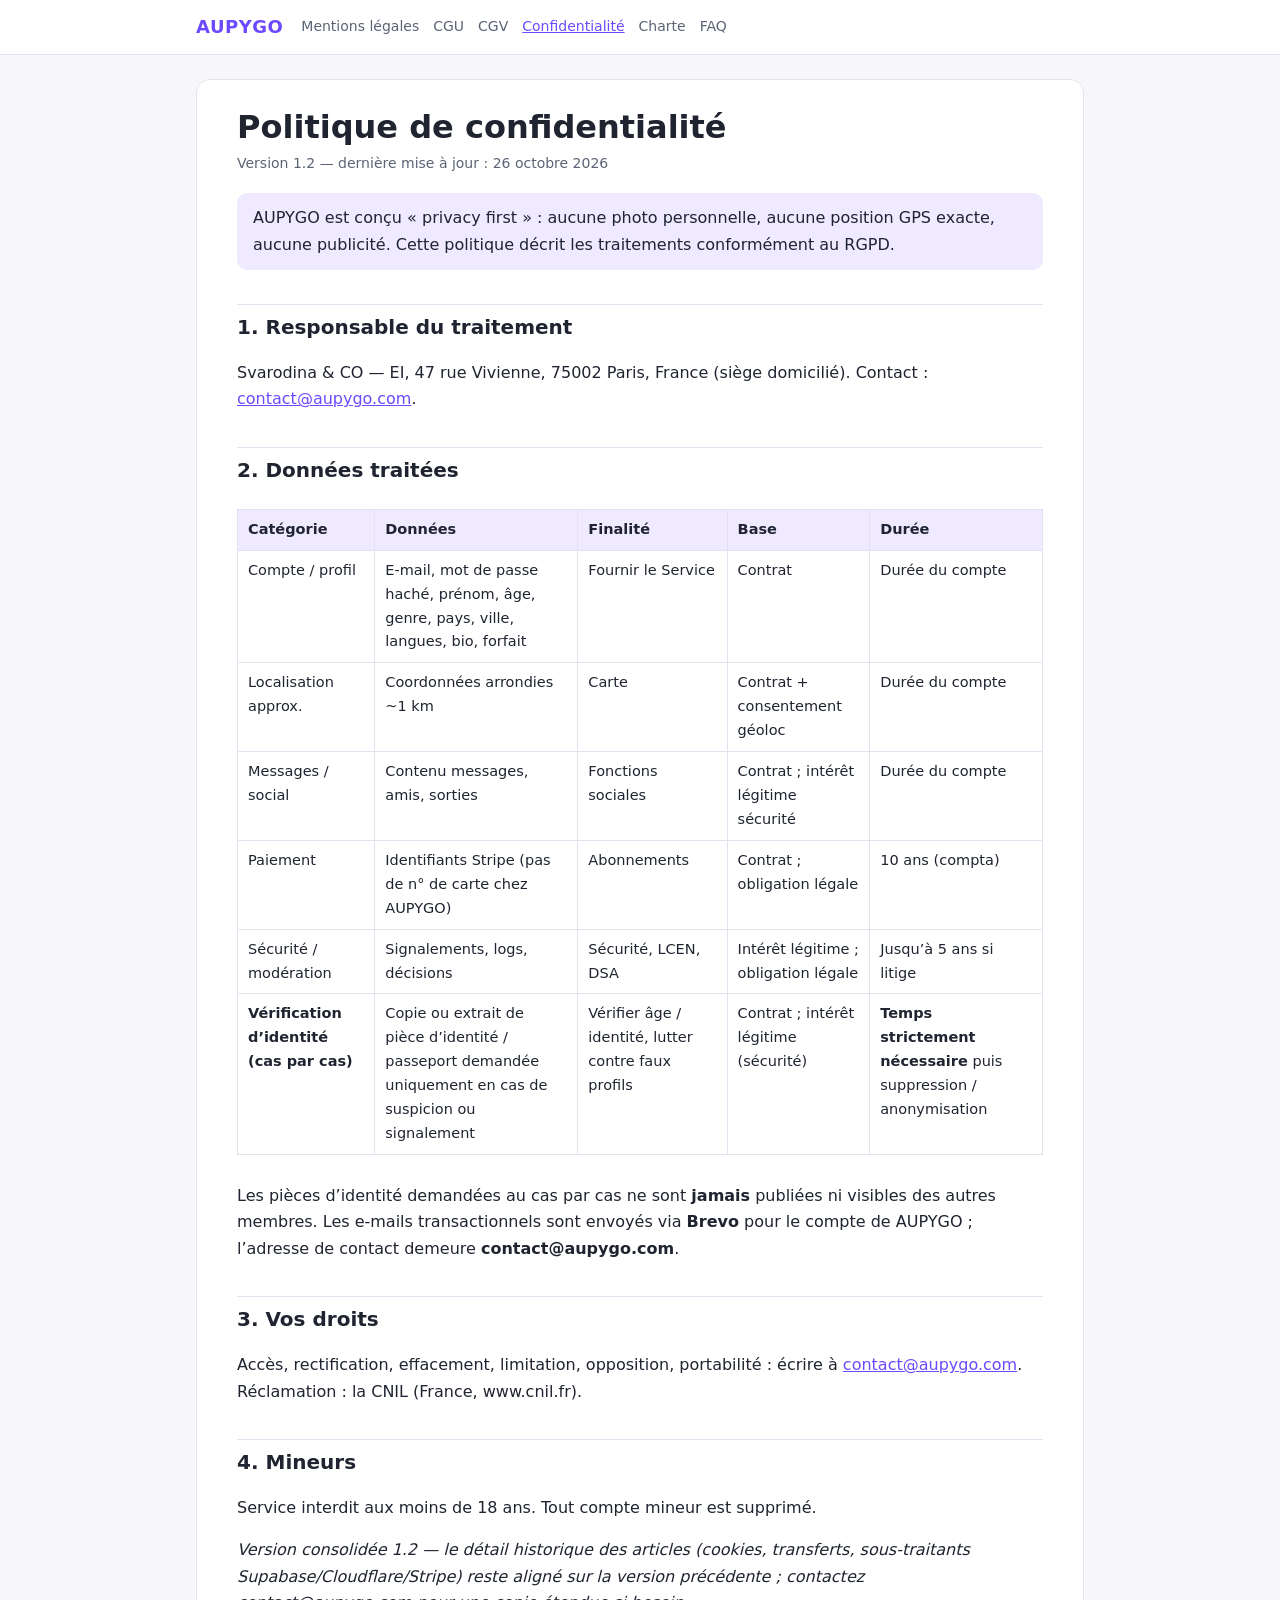
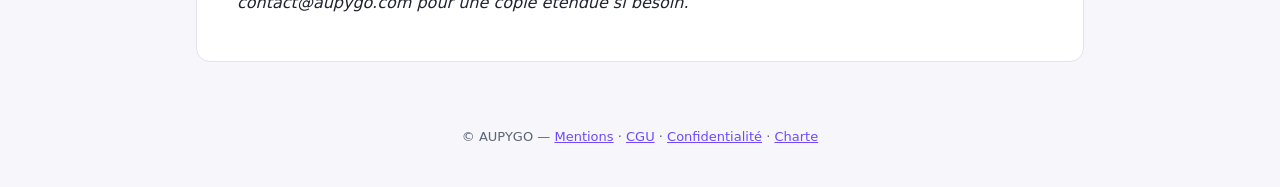
<file: legal/confidentialite.html>
<!DOCTYPE html>
<html lang="fr">
<head>
<meta charset="UTF-8">
<meta name="viewport" content="width=device-width, initial-scale=1">
<title>Politique de confidentialité — AUPYGO</title>
<meta name="description" content="Politique de confidentialité du service AUPYGO (aupygo.com).">
<link rel="icon" href="../favicon.svg" type="image/svg+xml">
<link rel="stylesheet" href="legal.css">
<script>
try { var th = localStorage.getItem('aupygo_theme'); if (th === 'dark' || th === 'light') document.documentElement.setAttribute('data-theme', th); } catch (e) {}
</script>
</head>
<body>
<header class="top"><div class="top-in">
  <a class="brand" href="../index.html">AUPYGO</a>
  <nav aria-label="Documents juridiques"><a href="mentions-legales.html">Mentions légales</a> <a href="cgu.html">CGU</a> <a href="cgv.html">CGV</a> <a href="confidentialite.html" aria-current="page">Confidentialité</a> <a href="charte-communaute.html">Charte</a> <a href="faq.html">FAQ</a></nav>
</div></header>
<main>
<article class="doc">
<h1>Politique de confidentialité</h1>
<p class="meta">Version <span data-v="version"></span> — dernière mise à jour : <span data-v="date_maj"></span></p>

<p class="lead">AUPYGO est conçu « privacy first » : aucune photo personnelle, aucune position GPS exacte, aucune publicité. Cette politique décrit les traitements conformément au RGPD.</p>

<h2 id="responsable">1. Responsable du traitement</h2>
<p><span data-v="editeur_nom"></span>, <span data-v="editeur_adresse"></span>. Contact : <a data-v="contact_email" data-mailto></a>.</p>

<h2 id="donnees">2. Données traitées</h2>
<div class="tablewrap"><table>
<thead><tr><th>Catégorie</th><th>Données</th><th>Finalité</th><th>Base</th><th>Durée</th></tr></thead>
<tbody>
<tr><td>Compte / profil</td><td>E-mail, mot de passe haché, prénom, âge, genre, pays, ville, langues, bio, forfait</td><td>Fournir le Service</td><td>Contrat</td><td>Durée du compte</td></tr>
<tr><td>Localisation approx.</td><td>Coordonnées arrondies ~1 km</td><td>Carte</td><td>Contrat + consentement géoloc</td><td>Durée du compte</td></tr>
<tr><td>Messages / social</td><td>Contenu messages, amis, sorties</td><td>Fonctions sociales</td><td>Contrat ; intérêt légitime sécurité</td><td>Durée du compte</td></tr>
<tr><td>Paiement</td><td>Identifiants Stripe (pas de n° de carte chez AUPYGO)</td><td>Abonnements</td><td>Contrat ; obligation légale</td><td>10 ans (compta)</td></tr>
<tr><td>Sécurité / modération</td><td>Signalements, logs, décisions</td><td>Sécurité, LCEN, DSA</td><td>Intérêt légitime ; obligation légale</td><td>Jusqu’à 5 ans si litige</td></tr>
<tr><td><strong>Vérification d’identité (cas par cas)</strong></td><td>Copie ou extrait de pièce d’identité / passeport demandée uniquement en cas de suspicion ou signalement</td><td>Vérifier âge / identité, lutter contre faux profils</td><td>Contrat ; intérêt légitime (sécurité)</td><td><strong>Temps strictement nécessaire</strong> puis suppression / anonymisation</td></tr>
</tbody></table></div>
<p>Les pièces d’identité demandées au cas par cas ne sont <strong>jamais</strong> publiées ni visibles des autres membres. Les e-mails transactionnels sont envoyés via <strong>Brevo</strong> pour le compte de AUPYGO ; l’adresse de contact demeure <strong>contact@aupygo.com</strong>.</p>

<h2 id="droits">3. Vos droits</h2>
<p>Accès, rectification, effacement, limitation, opposition, portabilité : écrire à <a data-v="contact_email" data-mailto></a>. Réclamation : <span data-v="autorite_controle"></span>.</p>

<h2 id="mineurs">4. Mineurs</h2>
<p>Service interdit aux moins de 18 ans. Tout compte mineur est supprimé.</p>

<p><em>Version consolidée 1.2 — le détail historique des articles (cookies, transferts, sous-traitants Supabase/Cloudflare/Stripe) reste aligné sur la version précédente ; contactez contact@aupygo.com pour une copie étendue si besoin.</em></p>

</article>
</main>
<footer class="legal-foot">© AUPYGO — <a href="mentions-legales.html">Mentions</a> · <a href="cgu.html">CGU</a> · <a href="confidentialite.html">Confidentialité</a> · <a href="charte-communaute.html">Charte</a></footer>
<script src="legal-config.js"></script>
<script src="legal.js"></script>
</body>
</html>
</file>
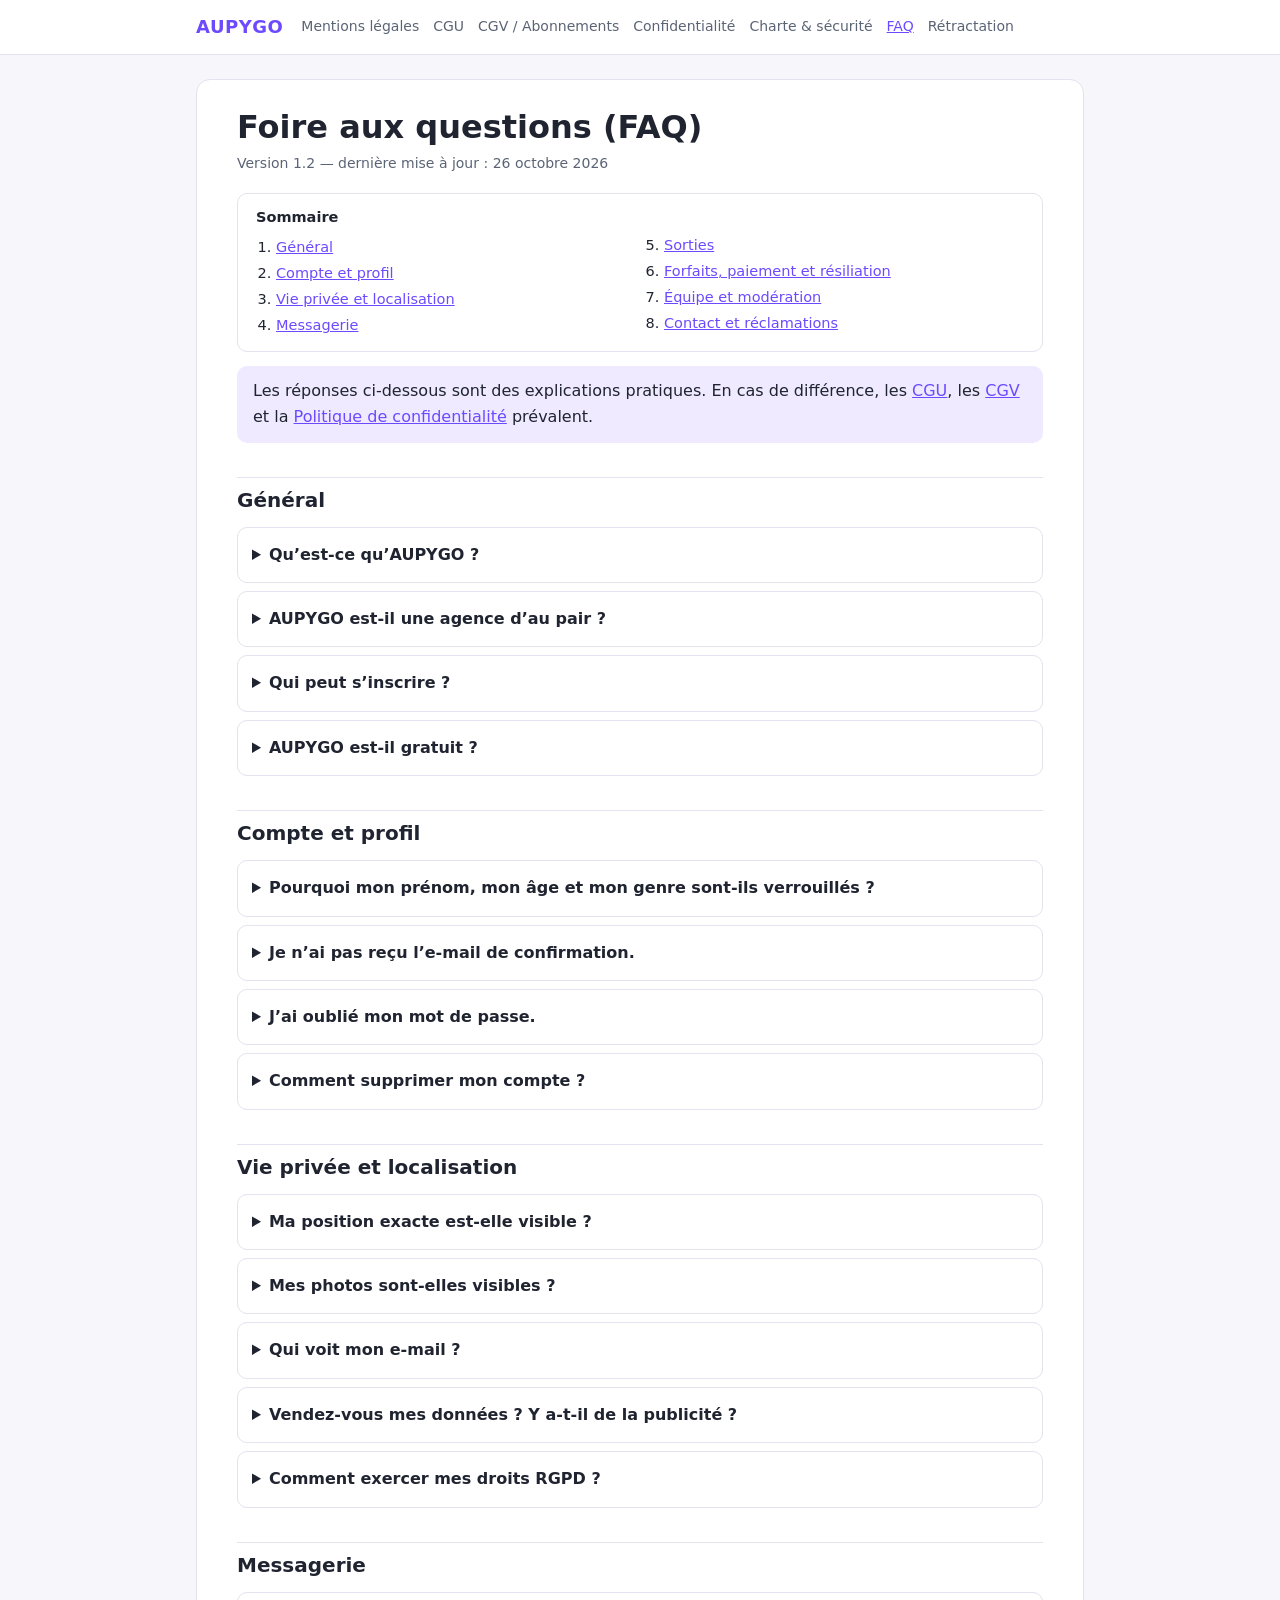
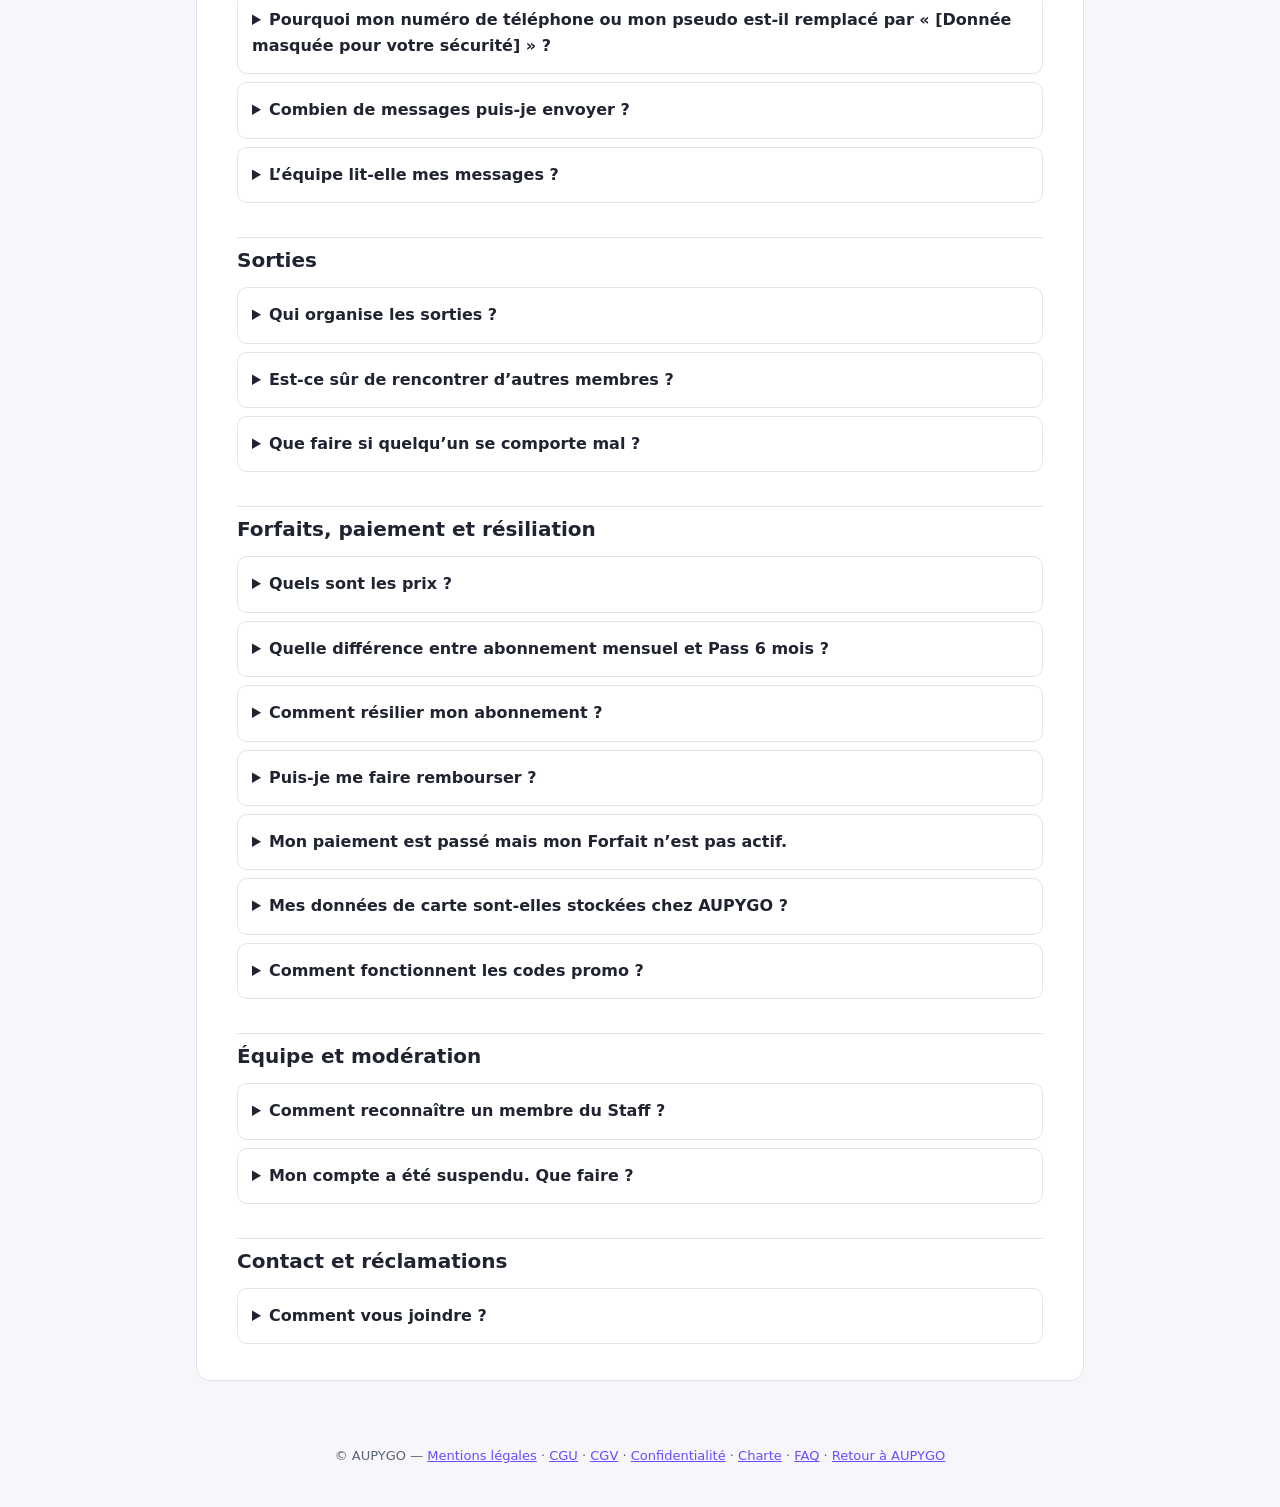
<file: legal/faq.html>
<!DOCTYPE html>
<html lang="fr">
<head>
<meta charset="UTF-8">
<meta name="viewport" content="width=device-width, initial-scale=1">
<title>Foire aux questions (FAQ) — AUPYGO</title>
<meta name="description" content="Foire aux questions (FAQ) du service AUPYGO (aupygo.com).">
<link rel="icon" href="../favicon.svg" type="image/svg+xml">
<link rel="stylesheet" href="legal.css">
<script>
try { var th = localStorage.getItem('aupygo_theme'); if (th === 'dark' || th === 'light') document.documentElement.setAttribute('data-theme', th); } catch (e) {}
</script>
</head>
<body>
<div id="draft-banner" hidden><b>0</b> champ(s) « À COMPLÉTER » : ce document est un BROUILLON tant que <code>legal/legal-config.js</code> n’est pas rempli.</div>
<header class="top"><div class="top-in">
  <a class="brand" href="../index.html">AUPYGO</a>
  <nav aria-label="Documents juridiques"><a href="mentions-legales.html">Mentions légales</a> <a href="cgu.html">CGU</a> <a href="cgv.html">CGV / Abonnements</a> <a href="confidentialite.html">Confidentialité</a> <a href="charte-communaute.html">Charte & sécurité</a> <a href="faq.html" aria-current="page">FAQ</a> <a href="retractation.html">Rétractation</a></nav>
</div></header>
<main>
<article class="doc">
<h1>Foire aux questions (FAQ)</h1>
<p class="meta">Version <span data-v="version"></span> — dernière mise à jour : <span data-v="date_maj"></span></p>
<nav class="toc" aria-label="Sommaire"><b>Sommaire</b><ol>
<li><a href="#general">Général</a></li>
<li><a href="#compte">Compte et profil</a></li>
<li><a href="#vie-privee">Vie privée et localisation</a></li>
<li><a href="#messages">Messagerie</a></li>
<li><a href="#sorties">Sorties</a></li>
<li><a href="#paiement">Forfaits, paiement et résiliation</a></li>
<li><a href="#staff">Équipe et modération</a></li>
<li><a href="#contact">Contact et réclamations</a></li>
</ol></nav>
<p class="lead">Les réponses ci-dessous sont des explications pratiques. En cas de différence, les <a href="cgu.html">CGU</a>, les <a href="cgv.html">CGV</a> et la <a href="confidentialite.html">Politique de confidentialité</a> prévalent.</p>

<h2 id="general">Général</h2>
<details><summary>Qu’est-ce qu’AUPYGO ?</summary><div>Une communauté en ligne pour les au pairs : on y trouve d’autres membres près de soi sur une carte, on rejoint des sorties, on se fait des amis et on s’écrit. Slogan : <em>Meet. Go out. Make friends.</em></div></details>
<details><summary>AUPYGO est-il une agence d’au pair ?</summary><div>Non. AUPYGO ne place personne dans une famille, n’est lié à aucune agence ni famille et ne donne aucun conseil juridique ou de visa.</div></details>
<details><summary>Qui peut s’inscrire ?</summary><div>Toute personne de <strong>18 ans révolus</strong> qui est, a été ou va être au pair. Un seul compte par personne.</div></details>
<details><summary>AUPYGO est-il gratuit ?</summary><div>Oui, le Forfait FREE est gratuit. Les Forfaits STANDARD et PREMIUM sont payants et débloquent davantage de fonctionnalités (carte élargie, agenda, messages, groupes…).</div></details>

<h2 id="compte">Compte et profil</h2>
<details><summary>Pourquoi mon prénom, mon âge et mon genre sont-ils verrouillés ?</summary><div>Pour la sécurité de la communauté (éviter les faux profils). En cas d’erreur de saisie, écrivez à <a data-v="contact_email" data-mailto></a> avec un justificatif : nous pouvons corriger.</div></details>
<details><summary>Je n’ai pas reçu l’e-mail de confirmation.</summary><div>Vérifiez vos courriers indésirables et l’orthographe de votre adresse. Puis demandez un nouvel envoi depuis la page de connexion, ou écrivez-nous.</div></details>
<details><summary>J’ai oublié mon mot de passe.</summary><div>Utilisez le lien « mot de passe oublié » de la page de connexion. Ne communiquez jamais votre mot de passe : l’équipe ne vous le demandera pas.</div></details>
<details><summary>Comment supprimer mon compte ?</summary><div>Dans <em>Profil</em>, bouton « Supprimer mon profil ». Votre compte et vos données sont supprimés ; un abonnement payant en cours prend fin sans nouveau prélèvement. Voir <a href="confidentialite.html#conservation">Conservation et suppression</a>.</div></details>

<h2 id="vie-privee">Vie privée et localisation</h2>
<details><summary>Ma position exacte est-elle visible ?</summary><div><strong>Non.</strong> Aucune position GPS exacte n’est enregistrée : seule une position arrondie à environ 1 km est utilisée et affichée.</div></details>
<details><summary>Mes photos sont-elles visibles ?</summary><div>Aucune photo personnelle n’est affichée : tous les profils utilisent des avatars universels.</div></details>
<details><summary>Qui voit mon e-mail ?</summary><div>Personne parmi les membres. L’e-mail sert uniquement à votre connexion et aux messages du Service.</div></details>
<details><summary>Vendez-vous mes données ? Y a-t-il de la publicité ?</summary><div>Non. Aucune vente de données, aucune publicité, aucun traceur publicitaire. Voir <a href="confidentialite.html#cookies">Cookies et stockage local</a>.</div></details>
<details><summary>Comment exercer mes droits RGPD ?</summary><div>Écrivez à <a data-v="contact_email" data-mailto></a> (accès, rectification, effacement, portabilité, opposition…). Réponse sous un mois. Voir <a href="confidentialite.html#droits">Vos droits</a>.</div></details>

<h2 id="messages">Messagerie</h2>
<details><summary>Pourquoi mon numéro de téléphone ou mon pseudo est-il remplacé par « [Donnée masquée pour votre sécurité] » ?</summary><div>Un filtre automatique protège les membres contre le démarchage et les arnaques en masquant téléphones, e-mails et identifiants de réseaux sociaux dans les messages. Vous pourrez toujours échanger vos coordonnées en personne lorsque vous vous sentez en confiance.</div></details>
<details><summary>Combien de messages puis-je envoyer ?</summary><div>FREE : essai de 10 messages au total (25 mots maximum par message). STANDARD : 10 messages par jour. PREMIUM : illimité. Le compteur « Messages restants » s’affiche dans la messagerie. Détails : <a href="cgv.html#offres">CGV, art. 2</a>.</div></details>
<details><summary>L’équipe lit-elle mes messages ?</summary><div>Pas de manière systématique. Un message peut être consulté, dans la mesure nécessaire, en cas de signalement, de suspicion sérieuse d’infraction, de sécurité du Service ou sur demande d’une autorité. Voir <a href="cgu.html#messagerie">CGU, art. 10</a>.</div></details>

<h2 id="sorties">Sorties</h2>
<details><summary>Qui organise les sorties ?</summary><div>Les membres (et l’équipe pour les sorties « Spécial AupyGo »). Ce sont des rencontres informelles : AUPYGO ne vend ni voyage, ni transport, ni hébergement. Chacun paie ses consommations directement sur place.</div></details>
<details><summary>Est-ce sûr de rencontrer d’autres membres ?</summary><div>AUPYGO met en place des protections, mais ne peut pas vérifier chaque personne. Suivez nos <a href="charte-communaute.html#securite">conseils de sécurité</a> : lieu public, prévenir un proche, ne pas donner l’adresse de la famille d’accueil.</div></details>
<details><summary>Que faire si quelqu’un se comporte mal ?</summary><div>Bloquez et signalez la personne (voir <a href="charte-communaute.html#signalement">Signaler un problème</a>). En cas de danger immédiat, appelez les secours locaux (112 en Europe).</div></details>

<h2 id="paiement">Forfaits, paiement et résiliation</h2>
<details><summary>Quels sont les prix ?</summary><div>STANDARD : 4,90 €/mois ou Pass 6 mois 24,90 € ; PREMIUM : 9,90 €/mois ou Pass 6 mois 51,60 €. Prix en euros, <span data-v="mention_tva_prix"></span>.</div></details>
<details><summary>Quelle différence entre abonnement mensuel et Pass 6 mois ?</summary><div>L’abonnement mensuel se renouvelle chaque mois jusqu’à résiliation. Le Pass 6 mois est un <strong>paiement unique</strong> pour 6 mois, <strong>sans renouvellement automatique</strong> : ensuite, vous repassez en FREE.</div></details>
<details><summary>Comment résilier mon abonnement ?</summary><div>Connecté(e), cliquez sur « Gérer / résilier mon abonnement » en bas de page : vous résiliez en quelques clics. Vous gardez votre Forfait jusqu’à la fin de la période déjà payée. Voir <a href="cgv.html#duree">CGV, art. 6</a>.</div></details>
<details><summary>Puis-je me faire rembourser ?</summary><div>Oui, dans les <strong>14 jours</strong> suivant la souscription (droit de rétractation). Si vous avez demandé l’activation immédiate, la part du service déjà utilisée reste due au prorata. Utilisez la <a href="retractation.html">fonction de rétractation</a>. Voir <a href="cgv.html#retractation">CGV, art. 8</a>.</div></details>
<details><summary>Mon paiement est passé mais mon Forfait n’est pas actif.</summary><div>L’activation prend en général quelques secondes à quelques minutes. Au-delà de 30 minutes, écrivez-nous avec votre reçu.</div></details>
<details><summary>Mes données de carte sont-elles stockées chez AUPYGO ?</summary><div>Non. Le paiement est traité par Stripe ; AUPYGO ne voit ni ne stocke vos numéros de carte.</div></details>
<details><summary>Comment fonctionnent les codes promo ?</summary><div>Ils sont personnels, non cumulables et limités dans le temps ; à leur expiration, le compte revient au Forfait précédent. Voir <a href="cgv.html#promo">CGV, art. 7</a>.</div></details>

<h2 id="staff">Équipe et modération</h2>
<details><summary>Comment reconnaître un membre du Staff ?</summary><div>Par son badge. Le Staff ne demande jamais de mot de passe ni de paiement hors de la page officielle. Voir <a href="charte-communaute.html#staff">Le Staff AUPYGO</a>.</div></details>
<details><summary>Mon compte a été suspendu. Que faire ?</summary><div>Vous avez reçu un e-mail avec le motif. Vous pouvez contester dans les 6 mois en écrivant à <a data-v="contact_email" data-mailto></a>. Voir <a href="cgu.html#moderation">CGU, art. 12</a>.</div></details>

<h2 id="contact">Contact et réclamations</h2>
<details><summary>Comment vous joindre ?</summary><div><a data-v="contact_email" data-mailto></a>. En cas de litige non résolu, un médiateur de la consommation est à votre disposition (voir <a href="cgv.html#litiges">CGV, art. 12</a>).</div></details>

</article>
</main>
<footer class="legal-foot">© AUPYGO — <a href="mentions-legales.html">Mentions légales</a> · <a href="cgu.html">CGU</a> · <a href="cgv.html">CGV</a> · <a href="confidentialite.html">Confidentialité</a> · <a href="charte-communaute.html">Charte</a> · <a href="faq.html">FAQ</a> · <a href="../index.html">Retour à AUPYGO</a></footer>
<script src="legal-config.js"></script>
<script src="legal.js"></script>

</body>
</html>
</file>
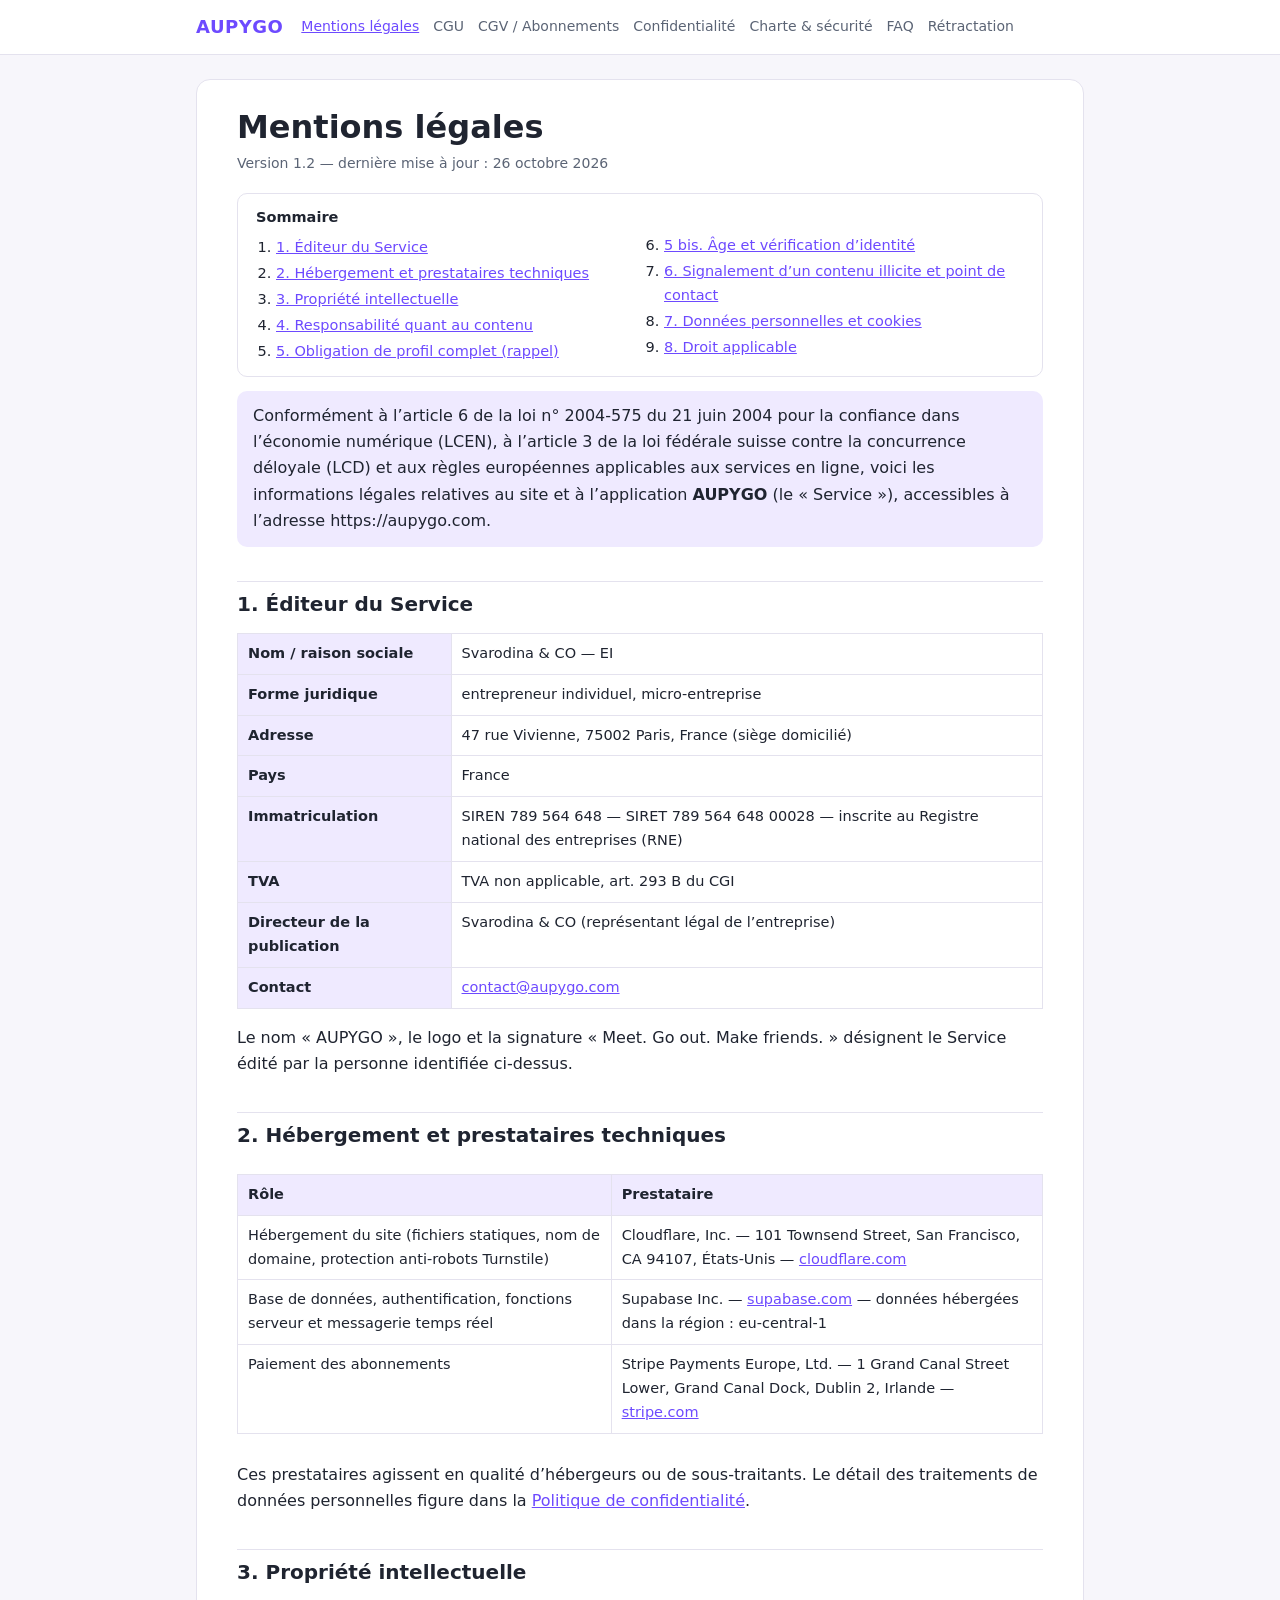
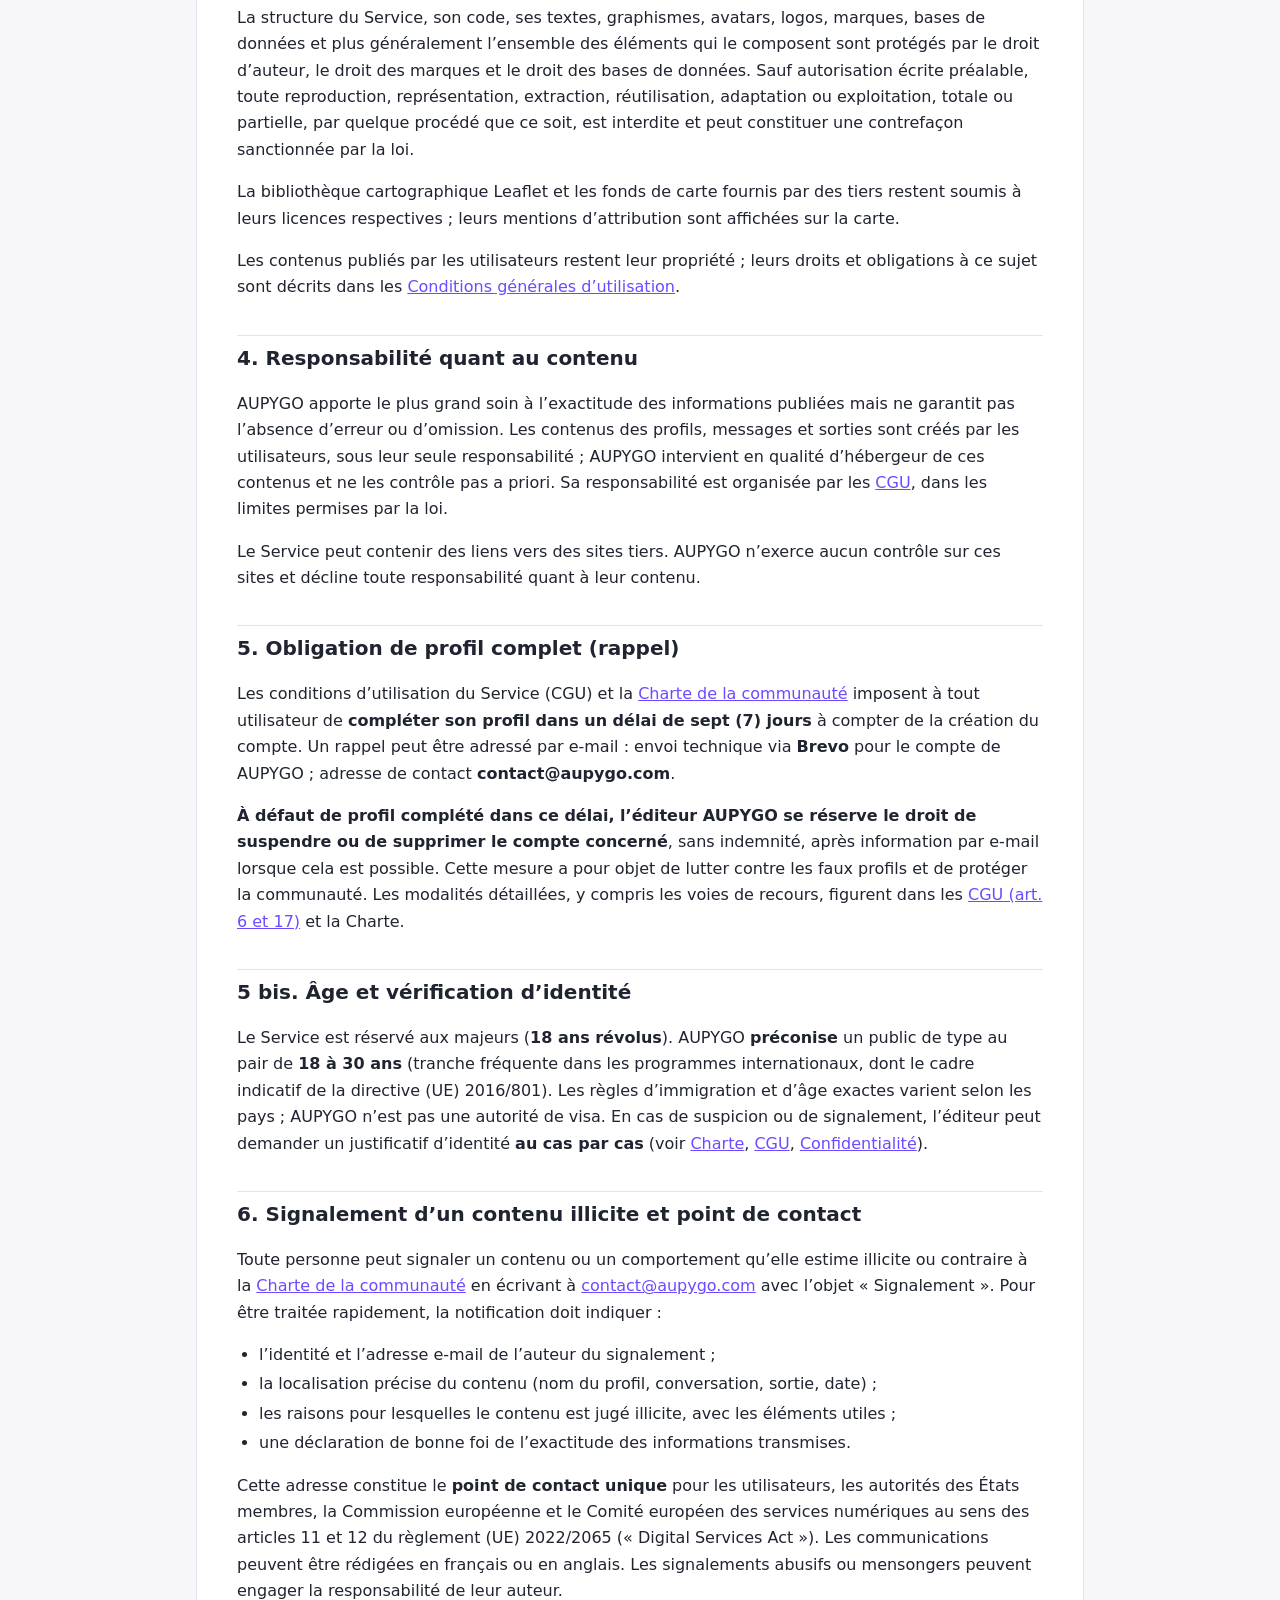
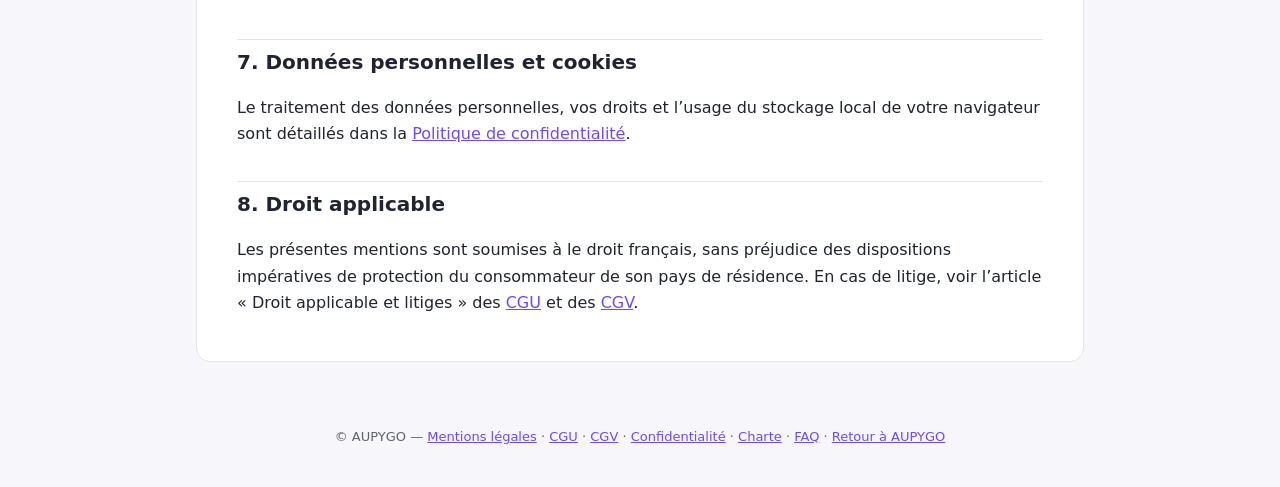
<file: legal/mentions-legales.html>
<!DOCTYPE html>
<html lang="fr">
<head>
<meta charset="UTF-8">
<meta name="viewport" content="width=device-width, initial-scale=1">
<title>Mentions légales — AUPYGO</title>
<meta name="description" content="Mentions légales du service AUPYGO (aupygo.com).">
<link rel="icon" href="../favicon.svg" type="image/svg+xml">
<link rel="stylesheet" href="legal.css">
<script>
try { var th = localStorage.getItem('aupygo_theme'); if (th === 'dark' || th === 'light') document.documentElement.setAttribute('data-theme', th); } catch (e) {}
</script>
</head>
<body>
<div id="draft-banner" hidden><b>0</b> champ(s) « À COMPLÉTER » : ce document est un BROUILLON tant que <code>legal/legal-config.js</code> n’est pas rempli.</div>
<header class="top"><div class="top-in">
  <a class="brand" href="../index.html">AUPYGO</a>
  <nav aria-label="Documents juridiques"><a href="mentions-legales.html" aria-current="page">Mentions légales</a> <a href="cgu.html">CGU</a> <a href="cgv.html">CGV / Abonnements</a> <a href="confidentialite.html">Confidentialité</a> <a href="charte-communaute.html">Charte & sécurité</a> <a href="faq.html">FAQ</a> <a href="retractation.html">Rétractation</a></nav>
</div></header>
<main>
<article class="doc">
<h1>Mentions légales</h1>
<p class="meta">Version <span data-v="version"></span> — dernière mise à jour : <span data-v="date_maj"></span></p>
<nav class="toc" aria-label="Sommaire"><b>Sommaire</b><ol>
<li><a href="#editeur">1. Éditeur du Service</a></li>
<li><a href="#hebergement">2. Hébergement et prestataires techniques</a></li>
<li><a href="#propriete">3. Propriété intellectuelle</a></li>
<li><a href="#responsabilite">4. Responsabilité quant au contenu</a></li>
<li><a href="#profil7j">5. Obligation de profil complet (rappel)</a></li>
<li><a href="#age-identite">5 bis. Âge et vérification d’identité</a></li>
<li><a href="#signalement">6. Signalement d’un contenu illicite et point de contact</a></li>
<li><a href="#donnees">7. Données personnelles et cookies</a></li>
<li><a href="#droit">8. Droit applicable</a></li>
</ol></nav>
<p class="lead">Conformément à l’article 6 de la loi n° 2004-575 du 21 juin 2004 pour la confiance dans l’économie numérique (LCEN), à l’article 3 de la loi fédérale suisse contre la concurrence déloyale (LCD) et aux règles européennes applicables aux services en ligne, voici les informations légales relatives au site et à l’application <strong>AUPYGO</strong> (le « Service »), accessibles à l’adresse <span data-v="site_url"></span>.</p>

<h2 id="editeur">1. Éditeur du Service</h2>
<table><tbody>
<tr><th>Nom / raison sociale</th><td><span data-v="editeur_nom"></span></td></tr>
<tr><th>Forme juridique</th><td><span data-v="editeur_forme"></span></td></tr>
<tr><th>Adresse</th><td><span data-v="editeur_adresse"></span></td></tr>
<tr><th>Pays</th><td><span data-v="editeur_pays"></span></td></tr>
<tr><th>Immatriculation</th><td><span data-v="editeur_immatriculation"></span></td></tr>
<tr><th>TVA</th><td><span data-v="editeur_tva"></span></td></tr>
<tr><th>Directeur de la publication</th><td><span data-v="directeur_publication"></span></td></tr>
<tr><th>Contact</th><td><a data-v="contact_email" data-mailto></a><span data-optional-wrap="contact_telephone"> — tél. : <span data-v="contact_telephone" data-optional></span></span></td></tr>
</tbody></table>
<p>Le nom « AUPYGO », le logo et la signature « Meet. Go out. Make friends. » désignent le Service édité par la personne identifiée ci-dessus.</p>

<h2 id="hebergement">2. Hébergement et prestataires techniques</h2>
<div class="tablewrap"><table>
<thead><tr><th>Rôle</th><th>Prestataire</th></tr></thead>
<tbody>
<tr><td>Hébergement du site (fichiers statiques, nom de domaine, protection anti-robots Turnstile)</td><td>Cloudflare, Inc. — 101 Townsend Street, San Francisco, CA 94107, États-Unis — <a href="https://www.cloudflare.com" rel="noopener" target="_blank">cloudflare.com</a></td></tr>
<tr><td>Base de données, authentification, fonctions serveur et messagerie temps réel</td><td>Supabase Inc. — <a href="https://supabase.com" rel="noopener" target="_blank">supabase.com</a> — données hébergées dans la région : <span data-v="supabase_region"></span></td></tr>
<tr><td>Paiement des abonnements</td><td>Stripe Payments Europe, Ltd. — 1 Grand Canal Street Lower, Grand Canal Dock, Dublin 2, Irlande — <a href="https://stripe.com" rel="noopener" target="_blank">stripe.com</a></td></tr>
</tbody></table></div>
<p>Ces prestataires agissent en qualité d’hébergeurs ou de sous-traitants. Le détail des traitements de données personnelles figure dans la <a href="confidentialite.html">Politique de confidentialité</a>.</p>

<h2 id="propriete">3. Propriété intellectuelle</h2>
<p>La structure du Service, son code, ses textes, graphismes, avatars, logos, marques, bases de données et plus généralement l’ensemble des éléments qui le composent sont protégés par le droit d’auteur, le droit des marques et le droit des bases de données. Sauf autorisation écrite préalable, toute reproduction, représentation, extraction, réutilisation, adaptation ou exploitation, totale ou partielle, par quelque procédé que ce soit, est interdite et peut constituer une contrefaçon sanctionnée par la loi.</p>
<p>La bibliothèque cartographique Leaflet et les fonds de carte fournis par des tiers restent soumis à leurs licences respectives ; leurs mentions d’attribution sont affichées sur la carte.</p>
<p>Les contenus publiés par les utilisateurs restent leur propriété ; leurs droits et obligations à ce sujet sont décrits dans les <a href="cgu.html">Conditions générales d’utilisation</a>.</p>

<h2 id="responsabilite">4. Responsabilité quant au contenu</h2>
<p>AUPYGO apporte le plus grand soin à l’exactitude des informations publiées mais ne garantit pas l’absence d’erreur ou d’omission. Les contenus des profils, messages et sorties sont créés par les utilisateurs, sous leur seule responsabilité ; AUPYGO intervient en qualité d’hébergeur de ces contenus et ne les contrôle pas a priori. Sa responsabilité est organisée par les <a href="cgu.html">CGU</a>, dans les limites permises par la loi.</p>
<p>Le Service peut contenir des liens vers des sites tiers. AUPYGO n’exerce aucun contrôle sur ces sites et décline toute responsabilité quant à leur contenu.</p>

<h2 id="profil7j">5. Obligation de profil complet (rappel)</h2>
<p>Les conditions d’utilisation du Service (CGU) et la <a href="charte-communaute.html#profil7j">Charte de la communauté</a> imposent à tout utilisateur de <strong>compléter son profil dans un délai de sept (7) jours</strong> à compter de la création du compte. Un rappel peut être adressé par e-mail : envoi technique via <strong>Brevo</strong> pour le compte de AUPYGO ; adresse de contact <strong>contact@aupygo.com</strong>.</p>
<p><strong>À défaut de profil complété dans ce délai, l’éditeur AUPYGO se réserve le droit de suspendre ou de supprimer le compte concerné</strong>, sans indemnité, après information par e-mail lorsque cela est possible. Cette mesure a pour objet de lutter contre les faux profils et de protéger la communauté. Les modalités détaillées, y compris les voies de recours, figurent dans les <a href="cgu.html#profil">CGU (art. 6 et 17)</a> et la Charte.</p>

<h2 id="age-identite">5 bis. Âge et vérification d’identité</h2>
<p>Le Service est réservé aux majeurs (<strong>18 ans révolus</strong>). AUPYGO <strong>préconise</strong> un public de type au pair de <strong>18 à 30 ans</strong> (tranche fréquente dans les programmes internationaux, dont le cadre indicatif de la directive (UE) 2016/801). Les règles d’immigration et d’âge exactes varient selon les pays ; AUPYGO n’est pas une autorité de visa. En cas de suspicion ou de signalement, l’éditeur peut demander un justificatif d’identité <strong>au cas par cas</strong> (voir <a href="charte-communaute.html#identite">Charte</a>, <a href="cgu.html#moderation">CGU</a>, <a href="confidentialite.html">Confidentialité</a>).</p>

<h2 id="signalement">6. Signalement d’un contenu illicite et point de contact</h2>
<p>Toute personne peut signaler un contenu ou un comportement qu’elle estime illicite ou contraire à la <a href="charte-communaute.html">Charte de la communauté</a> en écrivant à <a data-v="contact_email" data-mailto></a> avec l’objet « Signalement ». Pour être traitée rapidement, la notification doit indiquer :</p>
<ul>
<li>l’identité et l’adresse e-mail de l’auteur du signalement ;</li>
<li>la localisation précise du contenu (nom du profil, conversation, sortie, date) ;</li>
<li>les raisons pour lesquelles le contenu est jugé illicite, avec les éléments utiles ;</li>
<li>une déclaration de bonne foi de l’exactitude des informations transmises.</li>
</ul>
<p>Cette adresse constitue le <strong>point de contact unique</strong> pour les utilisateurs, les autorités des États membres, la Commission européenne et le Comité européen des services numériques au sens des articles 11 et 12 du règlement (UE) 2022/2065 (« Digital Services Act »). Les communications peuvent être rédigées en français ou en anglais. Les signalements abusifs ou mensongers peuvent engager la responsabilité de leur auteur.</p>

<h2 id="donnees">7. Données personnelles et cookies</h2>
<p>Le traitement des données personnelles, vos droits et l’usage du stockage local de votre navigateur sont détaillés dans la <a href="confidentialite.html">Politique de confidentialité</a>.</p>

<h2 id="droit">8. Droit applicable</h2>
<p>Les présentes mentions sont soumises à <span data-v="droit_applicable"></span>, sans préjudice des dispositions impératives de protection du consommateur de son pays de résidence. En cas de litige, voir l’article « Droit applicable et litiges » des <a href="cgu.html">CGU</a> et des <a href="cgv.html">CGV</a>.</p>

</article>
</main>
<footer class="legal-foot">© AUPYGO — <a href="mentions-legales.html">Mentions légales</a> · <a href="cgu.html">CGU</a> · <a href="cgv.html">CGV</a> · <a href="confidentialite.html">Confidentialité</a> · <a href="charte-communaute.html">Charte</a> · <a href="faq.html">FAQ</a> · <a href="../index.html">Retour à AUPYGO</a></footer>
<script src="legal-config.js"></script>
<script src="legal.js"></script>

</body>
</html>
</file>
<file: legal/legal.css>
/* AUPYGO — pages juridiques (clair/sombre automatique) */
:root {
  --bg: #f7f6fb;
  --card: #ffffff;
  --text: #1f2430;
  --muted: #5b6475;
  --line: #e4e2ee;
  --brand: #6d4aff;
  --brand-soft: #efeaff;
  --warn-bg: #fff6d6;
  --warn-line: #e0b800;
  --warn-text: #5a4700;
}
@media (prefers-color-scheme: dark) {
  :root:not([data-theme="light"]) {
    --bg: #14131a;
    --card: #1c1b25;
    --text: #e9e8f0;
    --muted: #a6a3b8;
    --line: #2d2b3b;
    --brand: #a592ff;
    --brand-soft: #25213d;
    --warn-bg: #3a3210;
    --warn-line: #b99a00;
    --warn-text: #f3e3a0;
  }
}
:root[data-theme="dark"] {
  --bg: #14131a; --card: #1c1b25; --text: #e9e8f0; --muted: #a6a3b8; --line: #2d2b3b;
  --brand: #a592ff; --brand-soft: #25213d; --warn-bg: #3a3210; --warn-line: #b99a00; --warn-text: #f3e3a0;
}
* { box-sizing: border-box; }
html { scroll-behavior: smooth; }
body {
  margin: 0; background: var(--bg); color: var(--text);
  font: 16px/1.65 system-ui, -apple-system, "Segoe UI", Roboto, sans-serif;
}
a { color: var(--brand); }
.top {
  background: var(--card); border-bottom: 1px solid var(--line);
  position: sticky; top: 0; z-index: 5;
}
.top-in {
  max-width: 920px; margin: 0 auto; padding: 12px 16px;
  display: flex; flex-wrap: wrap; gap: 8px 18px; align-items: center;
}
.brand { font-weight: 800; letter-spacing: .5px; text-decoration: none; color: var(--brand); font-size: 18px; }
.top nav { display: flex; flex-wrap: wrap; gap: 4px 14px; font-size: 14px; }
.top nav a { text-decoration: none; color: var(--muted); }
.top nav a:hover, .top nav a[aria-current="page"] { color: var(--brand); text-decoration: underline; }
main { max-width: 920px; margin: 0 auto; padding: 24px 16px 64px; }
.doc { background: var(--card); border: 1px solid var(--line); border-radius: 14px; padding: 28px clamp(16px, 4vw, 40px); }
h1 { font-size: clamp(24px, 4vw, 32px); line-height: 1.2; margin: 0 0 6px; }
h2 { font-size: 20px; margin: 34px 0 10px; padding-top: 6px; border-top: 1px solid var(--line); scroll-margin-top: 70px; }
h3 { font-size: 16.5px; margin: 20px 0 6px; }
.meta { color: var(--muted); font-size: 14px; margin: 0 0 18px; }
.lead { background: var(--brand-soft); border-radius: 10px; padding: 12px 16px; margin: 14px 0 20px; }
.toc { border: 1px solid var(--line); border-radius: 10px; padding: 12px 18px; margin: 18px 0 8px; font-size: 14.5px; }
.toc b { display: block; margin-bottom: 4px; }
.toc ol { margin: 0; padding-left: 20px; columns: 2; column-gap: 28px; }
.toc li { break-inside: avoid; margin: 2px 0; }
@media (max-width: 620px) { .toc ol { columns: 1; } }
table { width: 100%; border-collapse: collapse; margin: 12px 0; font-size: 14.5px; }
th, td { border: 1px solid var(--line); padding: 8px 10px; text-align: left; vertical-align: top; }
th { background: var(--brand-soft); }
.tablewrap { overflow-x: auto; }
ul, ol { padding-left: 22px; }
li { margin: 3px 0; }
.todo { background: var(--warn-bg); color: var(--warn-text); border: 1px dashed var(--warn-line); padding: 0 4px; border-radius: 4px; }
#draft-banner {
  background: var(--warn-bg); color: var(--warn-text); border-bottom: 2px solid var(--warn-line);
  padding: 10px 16px; text-align: center; font-size: 14px;
}
.note { border-left: 4px solid var(--brand); background: var(--brand-soft); padding: 10px 14px; border-radius: 6px; margin: 14px 0; }
.important { border-left: 4px solid #d9534f; padding: 10px 14px; background: rgba(217,83,79,.08); border-radius: 6px; margin: 14px 0; }
details { border: 1px solid var(--line); border-radius: 10px; padding: 4px 14px; margin: 8px 0; background: var(--card); }
summary { cursor: pointer; font-weight: 600; padding: 10px 0; }
details[open] summary { color: var(--brand); }
details > div { padding-bottom: 10px; }
footer.legal-foot { max-width: 920px; margin: 0 auto; padding: 0 16px 40px; color: var(--muted); font-size: 13px; text-align: center; }
form.wd label { display: block; margin: 12px 0 4px; font-weight: 600; }
form.wd input, form.wd select, form.wd textarea {
  width: 100%; padding: 10px; border: 1px solid var(--line); border-radius: 8px;
  background: var(--bg); color: var(--text); font: inherit;
}
.btn { display: inline-block; background: var(--brand); color: #fff; border: 0; border-radius: 10px; padding: 11px 18px; font: inherit; font-weight: 600; cursor: pointer; text-decoration: none; }
.btn.secondary { background: transparent; color: var(--brand); border: 1px solid var(--brand); }
@media print {
  .top, #draft-banner, .toc { display: none; }
  body { background: #fff; color: #000; }
  .doc { border: 0; padding: 0; }
}
</file>
